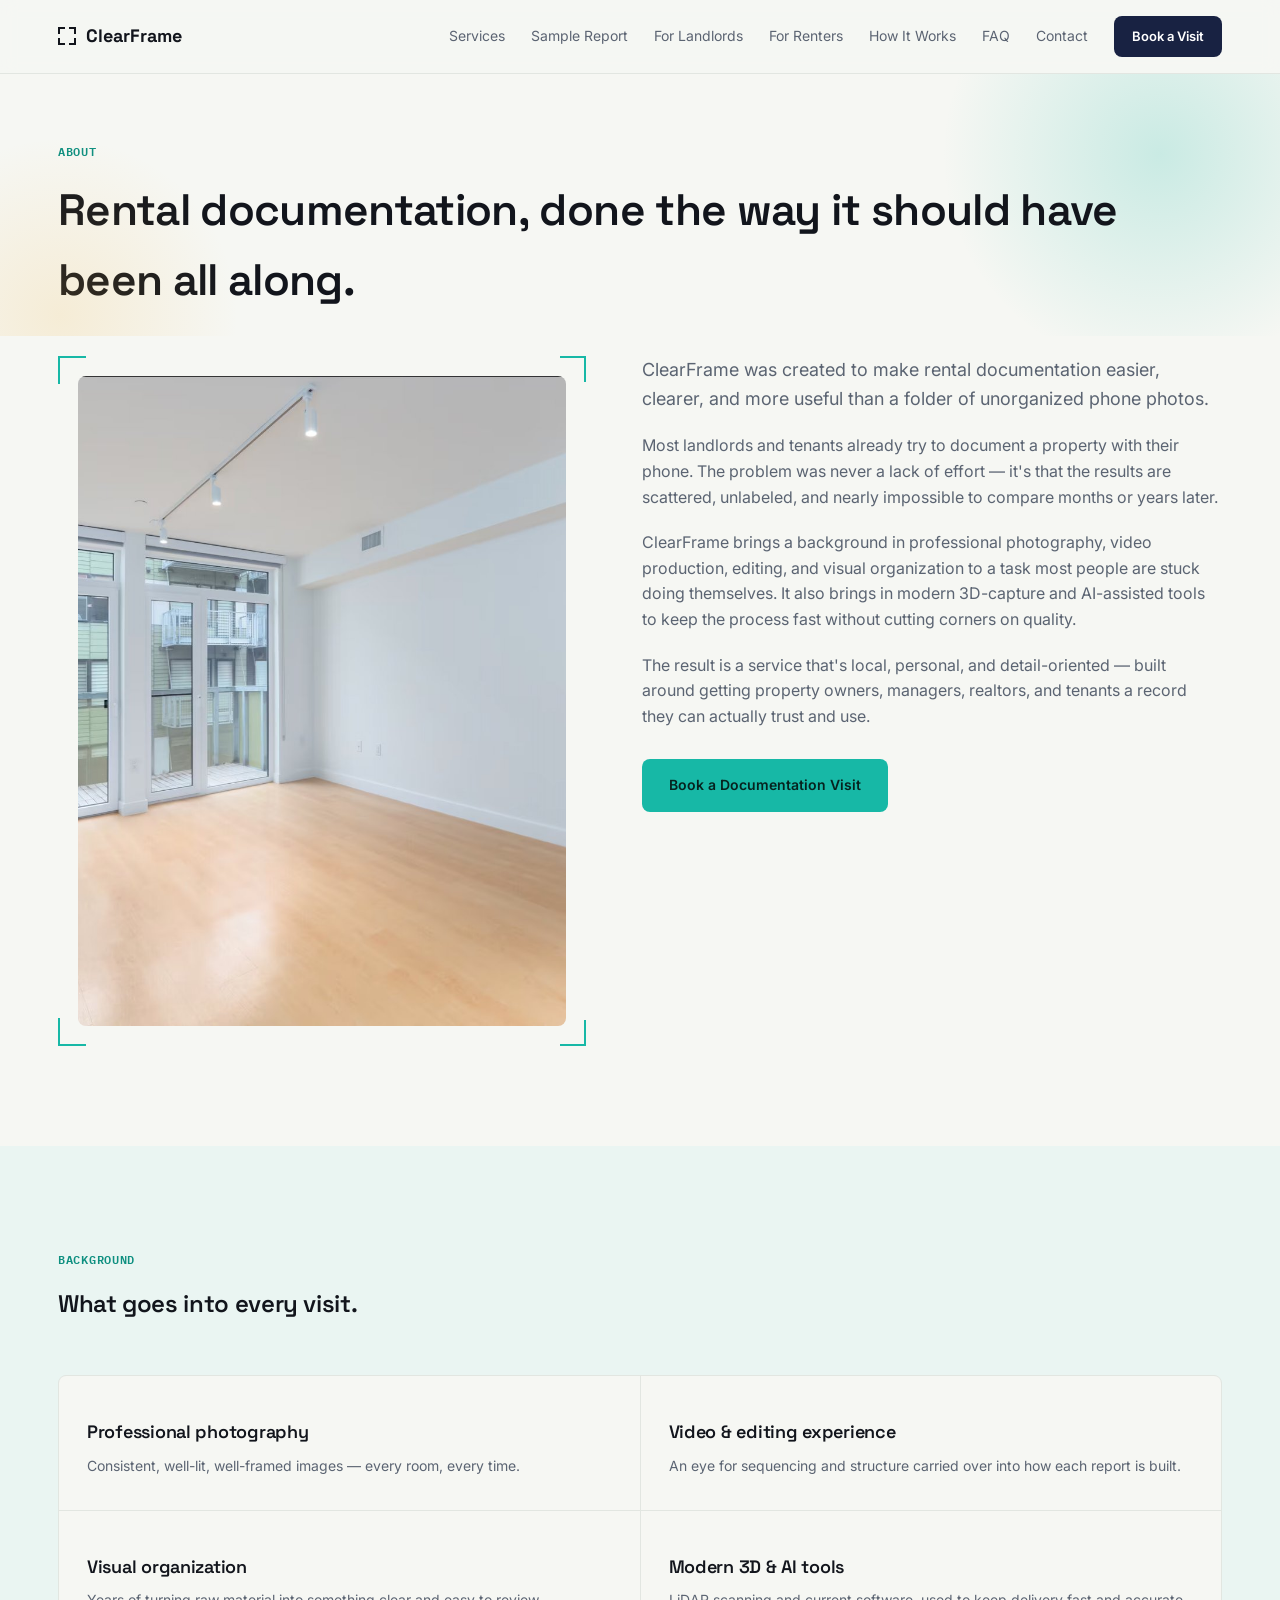
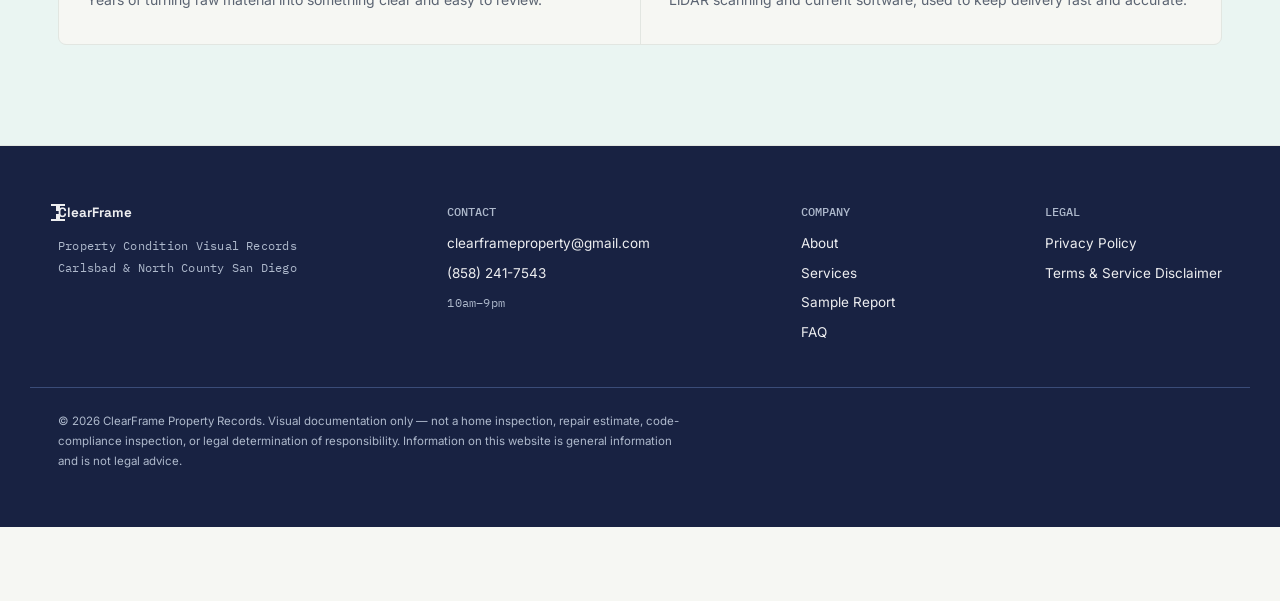
<file: about.html>
<!DOCTYPE html>
<html lang="en">
<head>
<meta charset="UTF-8">
<meta name="viewport" content="width=device-width, initial-scale=1.0">
<title>About — ClearFrame Property Records</title>
<meta name="description" content="Why ClearFrame exists, and who's behind it — a local, hands-on rental documentation service for Carlsbad and North County San Diego.">
<link rel="canonical" href="https://clearframeproperty.com/about.html">
<meta property="og:type" content="website">
<meta property="og:site_name" content="ClearFrame Property Records">
<meta property="og:url" content="https://clearframeproperty.com/about.html">
<meta property="og:title" content="About — ClearFrame Property Records">
<meta property="og:description" content="Why ClearFrame exists, and who's behind it — a local, hands-on rental documentation service for Carlsbad and North County San Diego.">
<meta property="og:image" content="https://clearframeproperty.com/og-image.jpg">
<meta name="twitter:card" content="summary_large_image">
<meta name="twitter:title" content="About — ClearFrame Property Records">
<meta name="twitter:description" content="Why ClearFrame exists, and who's behind it — a local, hands-on rental documentation service for Carlsbad and North County San Diego.">
<meta name="twitter:image" content="https://clearframeproperty.com/og-image.jpg">
<link rel="icon" href="favicon.svg" type="image/svg+xml">
<link rel="preconnect" href="https://fonts.googleapis.com">
<link rel="preconnect" href="https://fonts.gstatic.com" crossorigin>
<link href="https://fonts.googleapis.com/css2?family=Space+Grotesk:wght@500;600;700&family=Inter:wght@400;500;600&family=IBM+Plex+Mono:wght@400;500&display=swap" rel="stylesheet">
<link rel="stylesheet" href="styles.css">
</head>
<body class="has-mobile-cta">

<header>
  <nav>
    <a href="index.html" class="logo"><span class="logo-mark"><span class="l1"></span><span class="l2"></span><span class="l3"></span><span class="l4"></span></span>ClearFrame</a>
    <button class="menu-toggle" id="menuToggle" aria-label="Toggle menu" aria-expanded="false"><span></span><span></span><span></span></button>
    <div class="navlinks" id="navLinks">
      <a href="services.html" class="navlink">Services</a>
      <a href="sample-report.html" class="navlink">Sample Report</a>
      <a href="for-landlords.html" class="navlink">For Landlords</a>
      <a href="for-renters.html" class="navlink">For Renters</a>
      <a href="how-it-works.html" class="navlink">How It Works</a>
      <a href="faq.html" class="navlink">FAQ</a>
      <a href="contact.html" class="navlink">Contact</a>
      <a href="book.html" class="cta-nav">Book a Visit</a>
    </div>
  </nav>
</header>

<main>
  <section class="page-header">
    <div class="wrap">
      <span class="eyebrow">About</span>
      <h1>Rental documentation, done the way it should have been all along.</h1>
    </div>
  </section>

  <section style="padding-top:20px;">
    <div class="wrap hero-inner" style="grid-template-columns:1fr 1.1fr; align-items:start;">
      <div class="bracket-frame in-focus reveal">
        <span class="bk-tr"></span><span class="bk-br"></span>
        <div class="hero-photo" style="aspect-ratio:3/4;">
          <img src="photos/livingroom-576.jpg" alt="Bright, well-documented living room — the standard every ClearFrame visit follows, no people">
        </div>
      </div>
      <div class="reveal">
        <p style="font-size:18px; color:var(--muted); margin-bottom:20px;">ClearFrame was created to make rental documentation easier, clearer, and more useful than a folder of unorganized phone photos.</p>
        <p style="font-size:16px; color:var(--muted); margin-bottom:20px;">Most landlords and tenants already try to document a property with their phone. The problem was never a lack of effort — it's that the results are scattered, unlabeled, and nearly impossible to compare months or years later.</p>
        <p style="font-size:16px; color:var(--muted); margin-bottom:20px;">ClearFrame brings a background in professional photography, video production, editing, and visual organization to a task most people are stuck doing themselves. It also brings in modern 3D-capture and AI-assisted tools to keep the process fast without cutting corners on quality.</p>
        <p style="font-size:16px; color:var(--muted);">The result is a service that's local, personal, and detail-oriented — built around getting property owners, managers, realtors, and tenants a record they can actually trust and use.</p>
        <div class="btn-row" style="margin-top:30px;">
          <a href="book.html" class="btn btn-primary">Book a Documentation Visit</a>
        </div>
      </div>
    </div>
  </section>

  <section class="on-sand">
    <div class="wrap">
      <div class="section-head reveal">
        <span class="eyebrow">Background</span>
        <h2>What goes into every visit.</h2>
      </div>
      <div class="card-grid cols-2 reveal">
        <div class="grid-card"><h4>Professional photography</h4><p>Consistent, well-lit, well-framed images — every room, every time.</p></div>
        <div class="grid-card"><h4>Video &amp; editing experience</h4><p>An eye for sequencing and structure carried over into how each report is built.</p></div>
        <div class="grid-card"><h4>Visual organization</h4><p>Years of turning raw material into something clear and easy to review.</p></div>
        <div class="grid-card"><h4>Modern 3D &amp; AI tools</h4><p>LiDAR scanning and current software, used to keep delivery fast and accurate.</p></div>
      </div>
    </div>
  </section>
</main>

<footer>
  <div class="wrap footer-inner">
    <div class="fcol">
      <a href="index.html" class="logo" style="margin-bottom:12px;"><span class="logo-mark"><span class="l1"></span><span class="l2"></span><span class="l3"></span><span class="l4"></span></span>ClearFrame</a>
      <p class="mono">Property Condition Visual Records<br>Carlsbad &amp; North County San Diego</p>
    </div>
    <div class="fcol">
      <h5>Contact</h5>
      <a href="mailto:" data-cfg-mail><span data-cfg="EMAIL"></span></a>
      <a href="tel:" data-cfg-tel><span data-cfg="PHONE_DISPLAY"></span></a>
      <p class="mono" data-cfg="BUSINESS_HOURS"></p>
    </div>
    <div class="fcol">
      <h5>Company</h5>
      <a href="about.html">About</a>
      <a href="services.html">Services</a>
      <a href="sample-report.html">Sample Report</a>
      <a href="faq.html">FAQ</a>
    </div>
    <div class="fcol">
      <h5>Legal</h5>
      <a href="privacy.html">Privacy Policy</a>
      <a href="terms.html">Terms &amp; Service Disclaimer</a>
    </div>
  </div>
  <div class="wrap footer-bottom">
    <p>© <span class="js-year"></span> <span data-cfg="BRAND_NAME"></span>. Visual documentation only — not a home inspection, repair estimate, code-compliance inspection, or legal determination of responsibility. Information on this website is general information and is not legal advice.</p>
  </div>
</footer>

<div class="mobile-cta"><a href="book.html">Book a Visit</a></div>

<script src="config.js"></script>
<script src="common.js" defer></script>
</body>
</html>
</file>
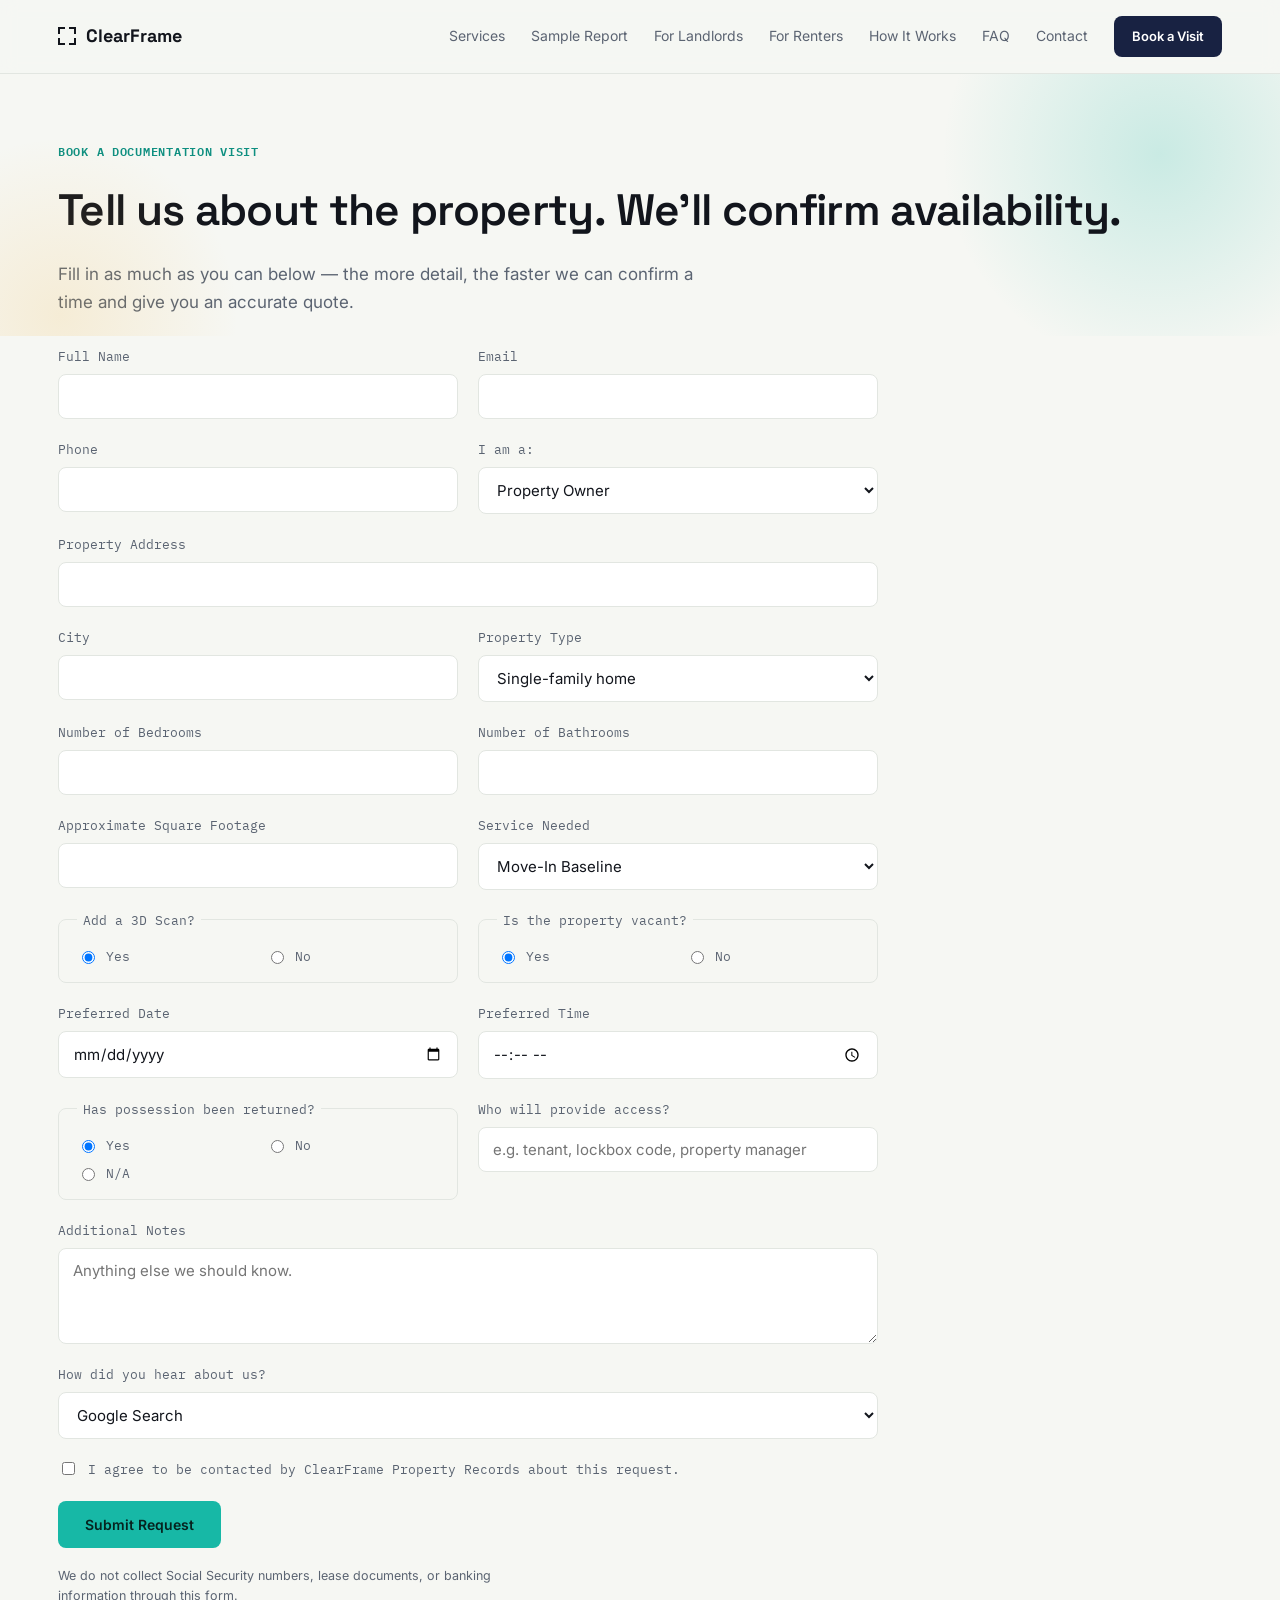
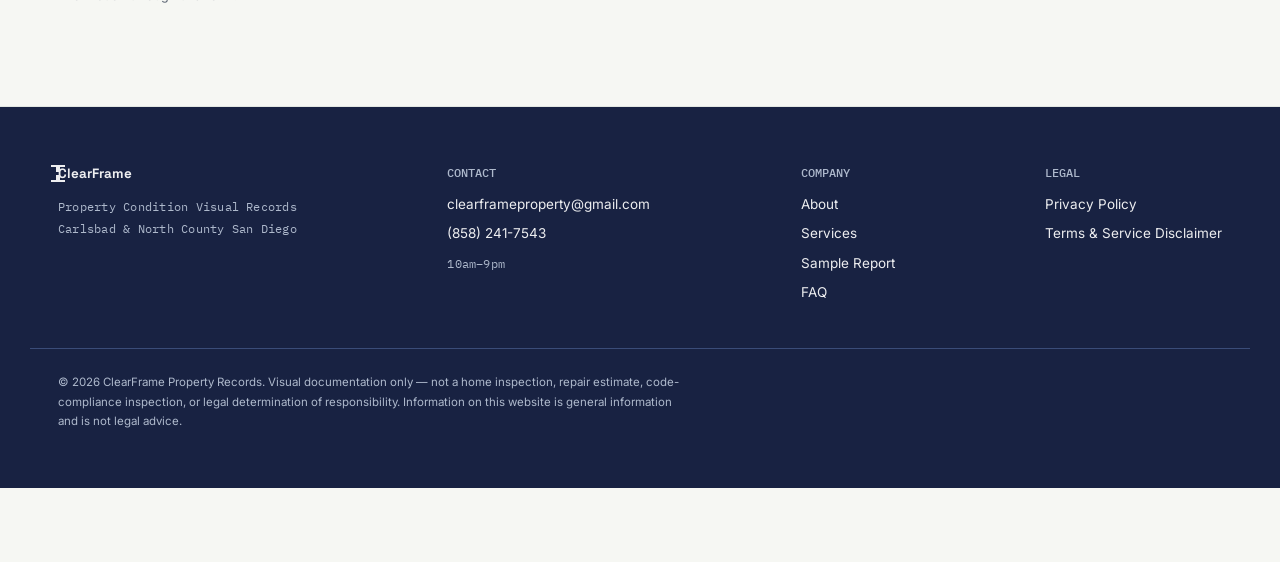
<file: book.html>
<!DOCTYPE html>
<html lang="en">
<head>
<meta charset="UTF-8">
<meta name="viewport" content="width=device-width, initial-scale=1.0">
<title>Book a Documentation Visit — ClearFrame Property Records</title>
<meta name="description" content="Request a rental condition documentation visit in Carlsbad and North County San Diego. Tell us about the property and we'll confirm availability.">
<link rel="canonical" href="https://clearframeproperty.com/book.html">
<meta property="og:type" content="website">
<meta property="og:site_name" content="ClearFrame Property Records">
<meta property="og:url" content="https://clearframeproperty.com/book.html">
<meta property="og:title" content="Book a Documentation Visit — ClearFrame Property Records">
<meta property="og:description" content="Request a rental condition documentation visit in Carlsbad and North County San Diego. Tell us about the property and we'll confirm availability.">
<meta property="og:image" content="https://clearframeproperty.com/og-image.jpg">
<meta name="twitter:card" content="summary_large_image">
<meta name="twitter:title" content="Book a Documentation Visit — ClearFrame Property Records">
<meta name="twitter:description" content="Request a rental condition documentation visit in Carlsbad and North County San Diego. Tell us about the property and we'll confirm availability.">
<meta name="twitter:image" content="https://clearframeproperty.com/og-image.jpg">
<link rel="icon" href="favicon.svg" type="image/svg+xml">
<link rel="preconnect" href="https://fonts.googleapis.com">
<link rel="preconnect" href="https://fonts.gstatic.com" crossorigin>
<link href="https://fonts.googleapis.com/css2?family=Space+Grotesk:wght@500;600;700&family=Inter:wght@400;500;600&family=IBM+Plex+Mono:wght@400;500&display=swap" rel="stylesheet">
<link rel="stylesheet" href="styles.css">
</head>
<body class="has-mobile-cta">

<header>
  <nav>
    <a href="index.html" class="logo"><span class="logo-mark"><span class="l1"></span><span class="l2"></span><span class="l3"></span><span class="l4"></span></span>ClearFrame</a>
    <button class="menu-toggle" id="menuToggle" aria-label="Toggle menu" aria-expanded="false"><span></span><span></span><span></span></button>
    <div class="navlinks" id="navLinks">
      <a href="services.html" class="navlink">Services</a>
      <a href="sample-report.html" class="navlink">Sample Report</a>
      <a href="for-landlords.html" class="navlink">For Landlords</a>
      <a href="for-renters.html" class="navlink">For Renters</a>
      <a href="how-it-works.html" class="navlink">How It Works</a>
      <a href="faq.html" class="navlink">FAQ</a>
      <a href="contact.html" class="navlink">Contact</a>
      <a href="book.html" class="cta-nav" aria-current="page">Book a Visit</a>
    </div>
  </nav>
</header>

<main>
  <section class="page-header" style="padding-bottom:20px;">
    <div class="wrap">
      <span class="eyebrow">Book a Documentation Visit</span>
      <h1>Tell us about the property. We'll confirm availability.</h1>
      <p class="lede">Fill in as much as you can below — the more detail, the faster we can confirm a time and give you an accurate quote.</p>
    </div>
  </section>

  <section style="padding-top:10px;">
    <div class="wrap">
      <!-- Booking calendar not connected yet — uncomment once BOOKING_LINK is set in config.js
      <div class="reveal" style="margin-bottom:36px; border:1px solid var(--line); border-radius:var(--radius); background:var(--sand); padding:20px 24px;">
        <p class="mono" style="font-size:13px; color:var(--navy-ink);">Prefer to pick a time on a live calendar? <a href="#" data-cfg-booking style="color:var(--teal-deep); font-weight:600;">Open our booking calendar →</a> (or use the form below — either way works).</p>
      </div>
      -->

      <form id="bookingForm" class="styled reveal" data-submit-form data-form-name="Booking Request" data-redirect="thank-you.html">
        <input type="text" name="company_website" class="honeypot" tabindex="-1" autocomplete="off">

        <div class="form-row">
          <div class="field"><label for="name">Full Name</label><input type="text" id="name" name="name" required></div>
          <div class="field"><label for="email">Email</label><input type="email" id="email" name="email" required></div>
        </div>

        <div class="form-row">
          <div class="field"><label for="phone">Phone</label><input type="tel" id="phone" name="phone" required></div>
          <div class="field">
            <label for="role">I am a:</label>
            <select id="role" name="role">
              <option>Property Owner</option>
              <option>Property Manager</option>
              <option>Realtor</option>
              <option>Tenant</option>
              <option>Other</option>
            </select>
          </div>
        </div>

        <div class="form-row">
          <div class="field full"><label for="address">Property Address</label><input type="text" id="address" name="address" required></div>
        </div>

        <div class="form-row">
          <div class="field"><label for="city">City</label><input type="text" id="city" name="city" required></div>
          <div class="field">
            <label for="proptype">Property Type</label>
            <select id="proptype" name="proptype">
              <option>Single-family home</option>
              <option>Apartment</option>
              <option>Condo</option>
              <option>ADU</option>
              <option>Multi-unit property</option>
            </select>
          </div>
        </div>

        <div class="form-row">
          <div class="field"><label for="bedrooms">Number of Bedrooms</label><input type="text" id="bedrooms" name="bedrooms"></div>
          <div class="field"><label for="bathrooms">Number of Bathrooms</label><input type="text" id="bathrooms" name="bathrooms"></div>
        </div>

        <div class="form-row">
          <div class="field"><label for="sqft">Approximate Square Footage</label><input type="text" id="sqft" name="sqft"></div>
          <div class="field">
            <label for="service">Service Needed</label>
            <select id="service" name="service">
              <option>Move-In Baseline</option>
              <option>Move-Out Pre-Work Record</option>
              <option>Post-Work Documentation</option>
              <option>Complete Rental Record</option>
              <option>Not Sure</option>
            </select>
          </div>
        </div>

        <div class="form-row">
          <div class="field">
            <fieldset><legend>Add a 3D Scan?</legend>
              <div class="radio-grid">
                <label class="radio-opt"><input type="radio" name="scan3d" value="Yes" checked> Yes</label>
                <label class="radio-opt"><input type="radio" name="scan3d" value="No"> No</label>
              </div>
            </fieldset>
          </div>
          <div class="field">
            <fieldset><legend>Is the property vacant?</legend>
              <div class="radio-grid">
                <label class="radio-opt"><input type="radio" name="vacant" value="Yes" checked> Yes</label>
                <label class="radio-opt"><input type="radio" name="vacant" value="No"> No</label>
              </div>
            </fieldset>
          </div>
        </div>

        <div class="form-row">
          <div class="field"><label for="date">Preferred Date</label><input type="date" id="date" name="date"></div>
          <div class="field"><label for="time">Preferred Time</label><input type="time" id="time" name="time"></div>
        </div>

        <div class="form-row">
          <div class="field">
            <fieldset><legend>Has possession been returned?</legend>
              <div class="radio-grid">
                <label class="radio-opt"><input type="radio" name="possession" value="Yes" checked> Yes</label>
                <label class="radio-opt"><input type="radio" name="possession" value="No"> No</label>
                <label class="radio-opt"><input type="radio" name="possession" value="Not applicable"> N/A</label>
              </div>
            </fieldset>
          </div>
          <div class="field"><label for="access">Who will provide access?</label><input type="text" id="access" name="access" placeholder="e.g. tenant, lockbox code, property manager"></div>
        </div>

        <div class="form-row">
          <div class="field full"><label for="notes">Additional Notes</label><textarea id="notes" name="notes" placeholder="Anything else we should know."></textarea></div>
        </div>

        <div class="form-row">
          <div class="field full">
            <label for="referral">How did you hear about us?</label>
            <select id="referral" name="referral">
              <option>Google Search</option>
              <option>Referral from a friend or colleague</option>
              <option>Property manager or realtor</option>
              <option>Social media</option>
              <option>Other</option>
            </select>
          </div>
        </div>

        <div class="field full" style="margin-bottom:22px;">
          <label class="checkbox-row"><input type="checkbox" required> I agree to be contacted by ClearFrame Property Records about this request.</label>
        </div>

        <div class="submit-row">
          <button type="submit" class="btn btn-primary">Submit Request</button>
          <span class="form-status mono"></span>
        </div>
        <p style="font-size:12.5px; color:var(--muted); margin-top:18px; max-width:60ch;">We do not collect Social Security numbers, lease documents, or banking information through this form.</p>
      </form>
    </div>
  </section>
</main>

<footer>
  <div class="wrap footer-inner">
    <div class="fcol">
      <a href="index.html" class="logo" style="margin-bottom:12px;"><span class="logo-mark"><span class="l1"></span><span class="l2"></span><span class="l3"></span><span class="l4"></span></span>ClearFrame</a>
      <p class="mono">Property Condition Visual Records<br>Carlsbad &amp; North County San Diego</p>
    </div>
    <div class="fcol">
      <h5>Contact</h5>
      <a href="mailto:" data-cfg-mail><span data-cfg="EMAIL"></span></a>
      <a href="tel:" data-cfg-tel><span data-cfg="PHONE_DISPLAY"></span></a>
      <p class="mono" data-cfg="BUSINESS_HOURS"></p>
    </div>
    <div class="fcol">
      <h5>Company</h5>
      <a href="about.html">About</a>
      <a href="services.html">Services</a>
      <a href="sample-report.html">Sample Report</a>
      <a href="faq.html">FAQ</a>
    </div>
    <div class="fcol">
      <h5>Legal</h5>
      <a href="privacy.html">Privacy Policy</a>
      <a href="terms.html">Terms &amp; Service Disclaimer</a>
    </div>
  </div>
  <div class="wrap footer-bottom">
    <p>© <span class="js-year"></span> <span data-cfg="BRAND_NAME"></span>. Visual documentation only — not a home inspection, repair estimate, code-compliance inspection, or legal determination of responsibility. Information on this website is general information and is not legal advice.</p>
  </div>
</footer>

<div class="mobile-cta"><a href="book.html">Book a Visit</a></div>

<script src="config.js"></script>
<script src="common.js" defer></script>
</body>
</html>
</file>
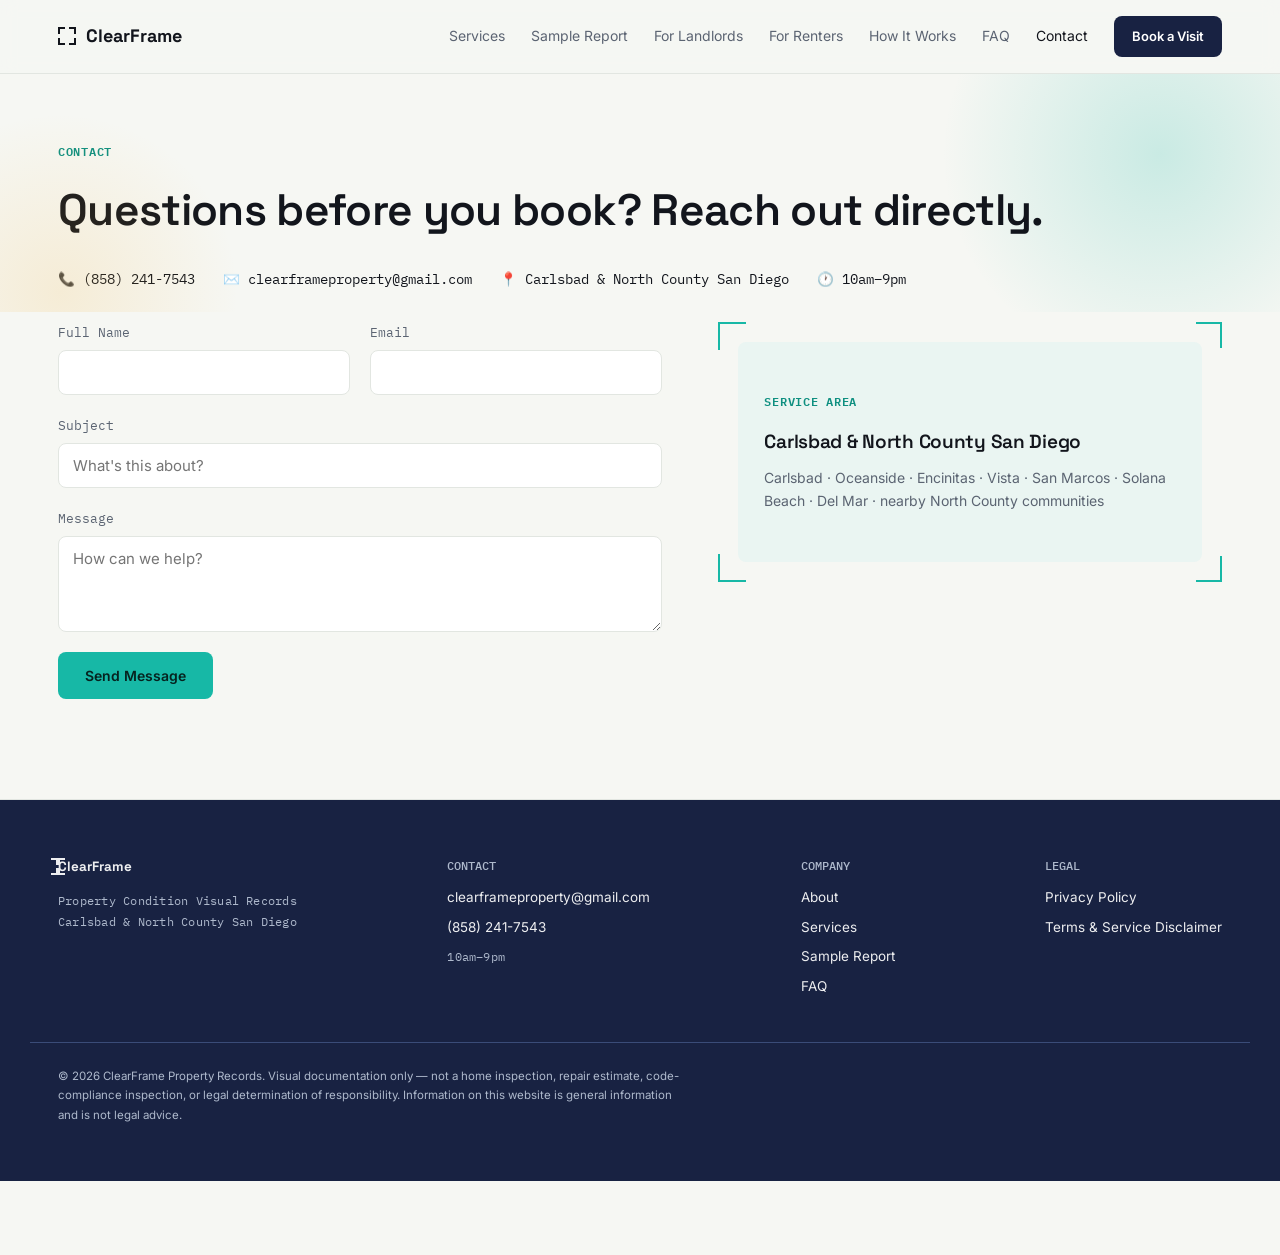
<file: contact.html>
<!DOCTYPE html>
<html lang="en">
<head>
<meta charset="UTF-8">
<meta name="viewport" content="width=device-width, initial-scale=1.0">
<title>Contact — ClearFrame Property Records</title>
<meta name="description" content="Get in touch with ClearFrame Property Records — Carlsbad and North County San Diego rental condition documentation.">
<link rel="canonical" href="https://clearframeproperty.com/contact.html">
<meta property="og:type" content="website">
<meta property="og:site_name" content="ClearFrame Property Records">
<meta property="og:url" content="https://clearframeproperty.com/contact.html">
<meta property="og:title" content="Contact — ClearFrame Property Records">
<meta property="og:description" content="Get in touch with ClearFrame Property Records — Carlsbad and North County San Diego rental condition documentation.">
<meta property="og:image" content="https://clearframeproperty.com/og-image.jpg">
<meta name="twitter:card" content="summary_large_image">
<meta name="twitter:title" content="Contact — ClearFrame Property Records">
<meta name="twitter:description" content="Get in touch with ClearFrame Property Records — Carlsbad and North County San Diego rental condition documentation.">
<meta name="twitter:image" content="https://clearframeproperty.com/og-image.jpg">
<link rel="icon" href="favicon.svg" type="image/svg+xml">
<link rel="preconnect" href="https://fonts.googleapis.com">
<link rel="preconnect" href="https://fonts.gstatic.com" crossorigin>
<link href="https://fonts.googleapis.com/css2?family=Space+Grotesk:wght@500;600;700&family=Inter:wght@400;500;600&family=IBM+Plex+Mono:wght@400;500&display=swap" rel="stylesheet">
<link rel="stylesheet" href="styles.css">
</head>
<body class="has-mobile-cta">

<header>
  <nav>
    <a href="index.html" class="logo"><span class="logo-mark"><span class="l1"></span><span class="l2"></span><span class="l3"></span><span class="l4"></span></span>ClearFrame</a>
    <button class="menu-toggle" id="menuToggle" aria-label="Toggle menu" aria-expanded="false"><span></span><span></span><span></span></button>
    <div class="navlinks" id="navLinks">
      <a href="services.html" class="navlink">Services</a>
      <a href="sample-report.html" class="navlink">Sample Report</a>
      <a href="for-landlords.html" class="navlink">For Landlords</a>
      <a href="for-renters.html" class="navlink">For Renters</a>
      <a href="how-it-works.html" class="navlink">How It Works</a>
      <a href="faq.html" class="navlink">FAQ</a>
      <a href="contact.html" class="navlink" aria-current="page">Contact</a>
      <a href="book.html" class="cta-nav">Book a Visit</a>
    </div>
  </nav>
</header>

<main>
  <section class="page-header" style="padding-bottom:20px;">
    <div class="wrap">
      <span class="eyebrow">Contact</span>
      <h1>Questions before you book? Reach out directly.</h1>
      <div class="contact-strip" style="margin-top:24px;">
        <a href="tel:" data-cfg-tel>📞 <span data-cfg="PHONE_DISPLAY"></span></a>
        <a href="mailto:" data-cfg-mail>✉️ <span data-cfg="EMAIL"></span></a>
        <span>📍 <span data-cfg="SERVICE_AREA_SHORT"></span></span>
        <span>🕐 <span data-cfg="BUSINESS_HOURS"></span></span>
      </div>
    </div>
  </section>

  <section style="padding-top:10px;">
    <div class="wrap" style="display:grid; grid-template-columns:1.2fr 1fr; gap:56px; align-items:start;">
      <form id="contactForm" class="styled reveal" data-submit-form data-form-name="Contact Form">
        <input type="text" name="company_website" class="honeypot" tabindex="-1" autocomplete="off">
        <div class="form-row">
          <div class="field"><label for="cname">Full Name</label><input type="text" id="cname" name="name" required></div>
          <div class="field"><label for="cemail">Email</label><input type="email" id="cemail" name="email" required></div>
        </div>
        <div class="form-row">
          <div class="field full"><label for="csubject">Subject</label><input type="text" id="csubject" name="subject" placeholder="What's this about?"></div>
        </div>
        <div class="form-row">
          <div class="field full"><label for="cmessage">Message</label><textarea id="cmessage" name="message" required placeholder="How can we help?"></textarea></div>
        </div>
        <div class="submit-row">
          <button type="submit" class="btn btn-primary">Send Message</button>
          <span class="form-status mono"></span>
        </div>
      </form>

      <div class="reveal">
        <div class="bracket-frame in-focus" style="margin-bottom:24px;">
          <span class="bk-tr"></span><span class="bk-br"></span>
          <div style="background:var(--sand); border-radius:var(--radius); padding:26px; min-height:220px; display:flex; flex-direction:column; justify-content:center;">
            <span class="eyebrow">Service area</span>
            <h3 style="font-size:19px; margin-bottom:10px;">Carlsbad &amp; North County San Diego</h3>
            <p style="font-size:14px; color:var(--muted);">Carlsbad · Oceanside · Encinitas · Vista · San Marcos · Solana Beach · Del Mar · nearby North County communities</p>
          </div>
        </div>
        <!-- Booking calendar not connected yet — uncomment once BOOKING_LINK is set in config.js
        <p style="font-size:14px; color:var(--muted);">Prefer a live calendar? <a href="#" data-cfg-booking style="color:var(--teal-deep); font-weight:600;">Check availability →</a></p>
        -->
      </div>
    </div>
  </section>
</main>

<footer>
  <div class="wrap footer-inner">
    <div class="fcol">
      <a href="index.html" class="logo" style="margin-bottom:12px;"><span class="logo-mark"><span class="l1"></span><span class="l2"></span><span class="l3"></span><span class="l4"></span></span>ClearFrame</a>
      <p class="mono">Property Condition Visual Records<br>Carlsbad &amp; North County San Diego</p>
    </div>
    <div class="fcol">
      <h5>Contact</h5>
      <a href="mailto:" data-cfg-mail><span data-cfg="EMAIL"></span></a>
      <a href="tel:" data-cfg-tel><span data-cfg="PHONE_DISPLAY"></span></a>
      <p class="mono" data-cfg="BUSINESS_HOURS"></p>
    </div>
    <div class="fcol">
      <h5>Company</h5>
      <a href="about.html">About</a>
      <a href="services.html">Services</a>
      <a href="sample-report.html">Sample Report</a>
      <a href="faq.html">FAQ</a>
    </div>
    <div class="fcol">
      <h5>Legal</h5>
      <a href="privacy.html">Privacy Policy</a>
      <a href="terms.html">Terms &amp; Service Disclaimer</a>
    </div>
  </div>
  <div class="wrap footer-bottom">
    <p>© <span class="js-year"></span> <span data-cfg="BRAND_NAME"></span>. Visual documentation only — not a home inspection, repair estimate, code-compliance inspection, or legal determination of responsibility. Information on this website is general information and is not legal advice.</p>
  </div>
</footer>

<div class="mobile-cta"><a href="book.html">Book a Visit</a></div>

<script src="config.js"></script>
<script src="common.js" defer></script>
</body>
</html>
</file>
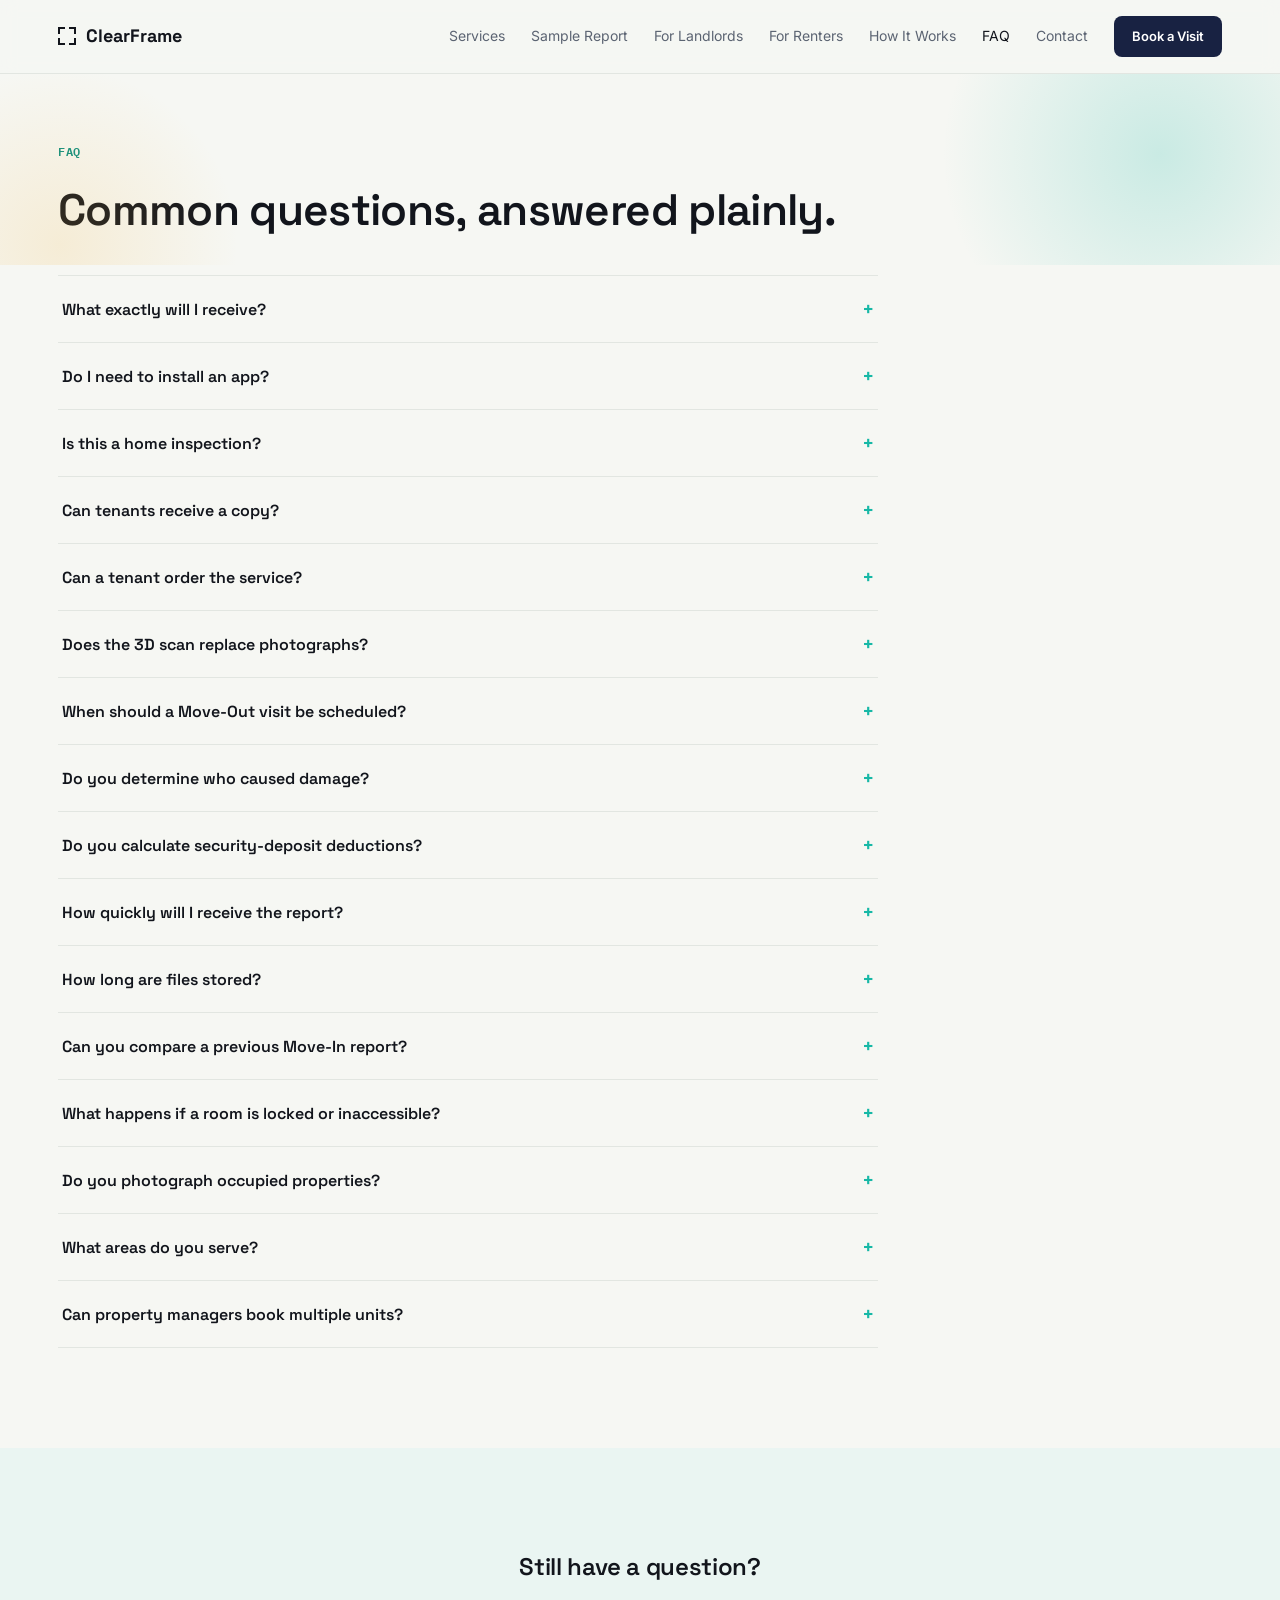
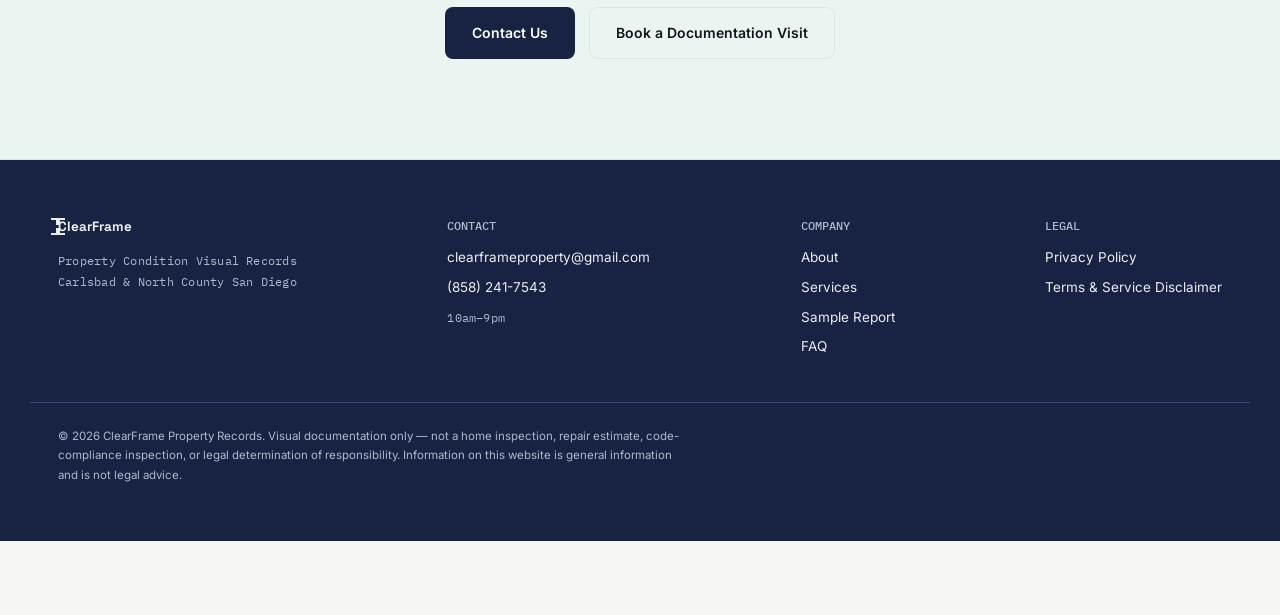
<file: faq.html>
<!DOCTYPE html>
<html lang="en">
<head>
<meta charset="UTF-8">
<meta name="viewport" content="width=device-width, initial-scale=1.0">
<title>FAQ — ClearFrame Property Records</title>
<meta name="description" content="Answers to common questions about rental condition documentation, what's included, turnaround time, and how the service works.">
<link rel="canonical" href="https://clearframeproperty.com/faq.html">
<meta property="og:type" content="website">
<meta property="og:site_name" content="ClearFrame Property Records">
<meta property="og:url" content="https://clearframeproperty.com/faq.html">
<meta property="og:title" content="FAQ — ClearFrame Property Records">
<meta property="og:description" content="Answers to common questions about rental condition documentation, what's included, turnaround time, and how the service works.">
<meta property="og:image" content="https://clearframeproperty.com/og-image.jpg">
<meta name="twitter:card" content="summary_large_image">
<meta name="twitter:title" content="FAQ — ClearFrame Property Records">
<meta name="twitter:description" content="Answers to common questions about rental condition documentation, what's included, turnaround time, and how the service works.">
<meta name="twitter:image" content="https://clearframeproperty.com/og-image.jpg">
<link rel="icon" href="favicon.svg" type="image/svg+xml">
<link rel="preconnect" href="https://fonts.googleapis.com">
<link rel="preconnect" href="https://fonts.gstatic.com" crossorigin>
<link href="https://fonts.googleapis.com/css2?family=Space+Grotesk:wght@500;600;700&family=Inter:wght@400;500;600&family=IBM+Plex+Mono:wght@400;500&display=swap" rel="stylesheet">
<link rel="stylesheet" href="styles.css">
<script type="application/ld+json">
{
  "@context": "https://schema.org",
  "@type": "FAQPage",
  "mainEntity": [
    {"@type":"Question","name":"What exactly will I receive?","acceptedAnswer":{"@type":"Answer","text":"A professional, room-by-room PDF report, the original high-resolution photos, a photo manifest, and — if you added it — a 3D scan link. Everything is delivered together through one secure digital link."}},
    {"@type":"Question","name":"Do I need to install an app?","acceptedAnswer":{"@type":"Answer","text":"No. There's nothing to install and nothing to configure. A specialist handles the entire visit, and we build the report ourselves."}},
    {"@type":"Question","name":"Is this a home inspection?","acceptedAnswer":{"@type":"Answer","text":"No. Our service provides visual documentation of accessible and visible property conditions. It is not a home inspection, repair estimate, code-compliance inspection, or legal determination of responsibility."}},
    {"@type":"Question","name":"Can tenants receive a copy?","acceptedAnswer":{"@type":"Answer","text":"Yes. Tenants can receive a copy of a Move-In report, giving both sides the same documented starting point."}},
    {"@type":"Question","name":"Can a tenant order the service?","acceptedAnswer":{"@type":"Answer","text":"Yes. Tenants can book Move-In documentation directly, as long as property access can be arranged for the visit."}},
    {"@type":"Question","name":"Does the 3D scan replace photographs?","acceptedAnswer":{"@type":"Answer","text":"No. The 3D scan supplements the photographic report — it does not replace the required high-resolution photographs. Mobile LiDAR measurements are approximate and are not survey-grade measurements."}},
    {"@type":"Question","name":"When should a Move-Out visit be scheduled?","acceptedAnswer":{"@type":"Answer","text":"As close as possible to when possession is returned, and before any cleaning or repair work begins — that's what makes the Move-Out Pre-Work Record accurate."}},
    {"@type":"Question","name":"Do you determine who caused damage?","acceptedAnswer":{"@type":"Answer","text":"No. We document visible, accessible conditions. We do not make determinations about cause or responsibility."}},
    {"@type":"Question","name":"Do you calculate security-deposit deductions?","acceptedAnswer":{"@type":"Answer","text":"No. We provide the visual record. Any deductions, notices, or accounting remain the landlord's responsibility under applicable law."}},
    {"@type":"Question","name":"How quickly will I receive the report?","acceptedAnswer":{"@type":"Answer","text":"Typical turnaround is 3 business days from the completed visit."}},
    {"@type":"Question","name":"How long are files stored?","acceptedAnswer":{"@type":"Answer","text":"Files are retained for 60 days. We recommend saving your own copy after delivery."}},
    {"@type":"Question","name":"Can you compare a previous Move-In report?","acceptedAnswer":{"@type":"Answer","text":"Yes. If a Move-In Baseline was completed by ClearFrame, we can match it against a new Move-Out visit for a same-angle comparison."}},
    {"@type":"Question","name":"What happens if a room is locked or inaccessible?","acceptedAnswer":{"@type":"Answer","text":"We note it clearly in the report as an inaccessible area rather than skipping it silently, so the record stays accurate."}},
    {"@type":"Question","name":"Do you photograph occupied properties?","acceptedAnswer":{"@type":"Answer","text":"Yes, with the occupant's knowledge and appropriate access arranged in advance."}},
    {"@type":"Question","name":"What areas do you serve?","acceptedAnswer":{"@type":"Answer","text":"Carlsbad and North County San Diego, including Oceanside, Encinitas, Vista, San Marcos, Solana Beach, Del Mar and nearby communities."}},
    {"@type":"Question","name":"Can property managers book multiple units?","acceptedAnswer":{"@type":"Answer","text":"Yes. We can standardize documentation across a full portfolio — reach out through the booking form or contact page to set it up."}}
  ]
}
</script>
</head>
<body class="has-mobile-cta">

<header>
  <nav>
    <a href="index.html" class="logo"><span class="logo-mark"><span class="l1"></span><span class="l2"></span><span class="l3"></span><span class="l4"></span></span>ClearFrame</a>
    <button class="menu-toggle" id="menuToggle" aria-label="Toggle menu" aria-expanded="false"><span></span><span></span><span></span></button>
    <div class="navlinks" id="navLinks">
      <a href="services.html" class="navlink">Services</a>
      <a href="sample-report.html" class="navlink">Sample Report</a>
      <a href="for-landlords.html" class="navlink">For Landlords</a>
      <a href="for-renters.html" class="navlink">For Renters</a>
      <a href="how-it-works.html" class="navlink">How It Works</a>
      <a href="faq.html" class="navlink" aria-current="page">FAQ</a>
      <a href="contact.html" class="navlink">Contact</a>
      <a href="book.html" class="cta-nav">Book a Visit</a>
    </div>
  </nav>
</header>

<main>
  <section class="page-header">
    <div class="wrap">
      <span class="eyebrow">FAQ</span>
      <h1>Common questions, answered plainly.</h1>
    </div>
  </section>

  <section style="padding-top:10px;">
    <div class="wrap">
      <div class="faq-list reveal">

        <div class="faq-item"><button class="faq-q">What exactly will I receive?</button>
          <div class="faq-a"><p>A professional, room-by-room PDF report, the original high-resolution photos, a photo manifest, and — if you added it — a 3D scan link. Everything is delivered together through one secure digital link.</p></div></div>

        <div class="faq-item"><button class="faq-q">Do I need to install an app?</button>
          <div class="faq-a"><p>No. There's nothing to install and nothing to configure. A specialist handles the entire visit, and we build the report ourselves.</p></div></div>

        <div class="faq-item"><button class="faq-q">Is this a home inspection?</button>
          <div class="faq-a"><p>No. Our service provides visual documentation of accessible and visible property conditions. It is not a home inspection, repair estimate, code-compliance inspection, or legal determination of responsibility.</p></div></div>

        <div class="faq-item"><button class="faq-q">Can tenants receive a copy?</button>
          <div class="faq-a"><p>Yes. Tenants can receive a copy of a Move-In report, giving both sides the same documented starting point.</p></div></div>

        <div class="faq-item"><button class="faq-q">Can a tenant order the service?</button>
          <div class="faq-a"><p>Yes. Tenants can book Move-In documentation directly, as long as property access can be arranged for the visit.</p></div></div>

        <div class="faq-item"><button class="faq-q">Does the 3D scan replace photographs?</button>
          <div class="faq-a"><p>No. The 3D scan supplements the photographic report — it does not replace the required high-resolution photographs. Mobile LiDAR measurements are approximate and are not survey-grade measurements.</p></div></div>

        <div class="faq-item"><button class="faq-q">When should a Move-Out visit be scheduled?</button>
          <div class="faq-a"><p>As close as possible to when possession is returned, and before any cleaning or repair work begins — that's what makes the Move-Out Pre-Work Record accurate.</p></div></div>

        <div class="faq-item"><button class="faq-q">Do you determine who caused damage?</button>
          <div class="faq-a"><p>No. We document visible, accessible conditions. We do not make determinations about cause or responsibility.</p></div></div>

        <div class="faq-item"><button class="faq-q">Do you calculate security-deposit deductions?</button>
          <div class="faq-a"><p>No. We provide the visual record. Any deductions, notices, or accounting remain the landlord's responsibility under applicable law.</p></div></div>

        <div class="faq-item"><button class="faq-q">How quickly will I receive the report?</button>
          <div class="faq-a"><p>Typical turnaround is <span data-cfg="REPORT_DELIVERY_TIME"></span> from the completed visit.</p></div></div>

        <div class="faq-item"><button class="faq-q">How long are files stored?</button>
          <div class="faq-a"><p>Files are retained for <span data-cfg="FILE_RETENTION_PERIOD"></span>. We recommend saving your own copy after delivery.</p></div></div>

        <div class="faq-item"><button class="faq-q">Can you compare a previous Move-In report?</button>
          <div class="faq-a"><p>Yes. If a Move-In Baseline was completed by ClearFrame, we can match it against a new Move-Out visit for a same-angle comparison.</p></div></div>

        <div class="faq-item"><button class="faq-q">What happens if a room is locked or inaccessible?</button>
          <div class="faq-a"><p>We note it clearly in the report as an inaccessible area rather than skipping it silently, so the record stays accurate.</p></div></div>

        <div class="faq-item"><button class="faq-q">Do you photograph occupied properties?</button>
          <div class="faq-a"><p>Yes, with the occupant's knowledge and appropriate access arranged in advance.</p></div></div>

        <div class="faq-item"><button class="faq-q">What areas do you serve?</button>
          <div class="faq-a"><p>Carlsbad and North County San Diego, including Oceanside, Encinitas, Vista, San Marcos, Solana Beach, Del Mar and nearby communities.</p></div></div>

        <div class="faq-item"><button class="faq-q">Can property managers book multiple units?</button>
          <div class="faq-a"><p>Yes. We can standardize documentation across a full portfolio — reach out through the booking form or contact page to set it up.</p></div></div>

      </div>
    </div>
  </section>

  <section class="on-sand" style="text-align:center;">
    <div class="wrap">
      <h2 style="max-width:22ch; margin:0 auto 20px;">Still have a question?</h2>
      <div class="btn-row" style="justify-content:center;">
        <a href="contact.html" class="btn btn-dark">Contact Us</a>
        <a href="book.html" class="btn btn-outline">Book a Documentation Visit</a>
      </div>
    </div>
  </section>
</main>

<footer>
  <div class="wrap footer-inner">
    <div class="fcol">
      <a href="index.html" class="logo" style="margin-bottom:12px;"><span class="logo-mark"><span class="l1"></span><span class="l2"></span><span class="l3"></span><span class="l4"></span></span>ClearFrame</a>
      <p class="mono">Property Condition Visual Records<br>Carlsbad &amp; North County San Diego</p>
    </div>
    <div class="fcol">
      <h5>Contact</h5>
      <a href="mailto:" data-cfg-mail><span data-cfg="EMAIL"></span></a>
      <a href="tel:" data-cfg-tel><span data-cfg="PHONE_DISPLAY"></span></a>
      <p class="mono" data-cfg="BUSINESS_HOURS"></p>
    </div>
    <div class="fcol">
      <h5>Company</h5>
      <a href="about.html">About</a>
      <a href="services.html">Services</a>
      <a href="sample-report.html">Sample Report</a>
      <a href="faq.html">FAQ</a>
    </div>
    <div class="fcol">
      <h5>Legal</h5>
      <a href="privacy.html">Privacy Policy</a>
      <a href="terms.html">Terms &amp; Service Disclaimer</a>
    </div>
  </div>
  <div class="wrap footer-bottom">
    <p>© <span class="js-year"></span> <span data-cfg="BRAND_NAME"></span>. Visual documentation only — not a home inspection, repair estimate, code-compliance inspection, or legal determination of responsibility. Information on this website is general information and is not legal advice.</p>
  </div>
</footer>

<div class="mobile-cta"><a href="book.html">Book a Visit</a></div>

<script src="config.js"></script>
<script src="common.js" defer></script>
</body>
</html>
</file>
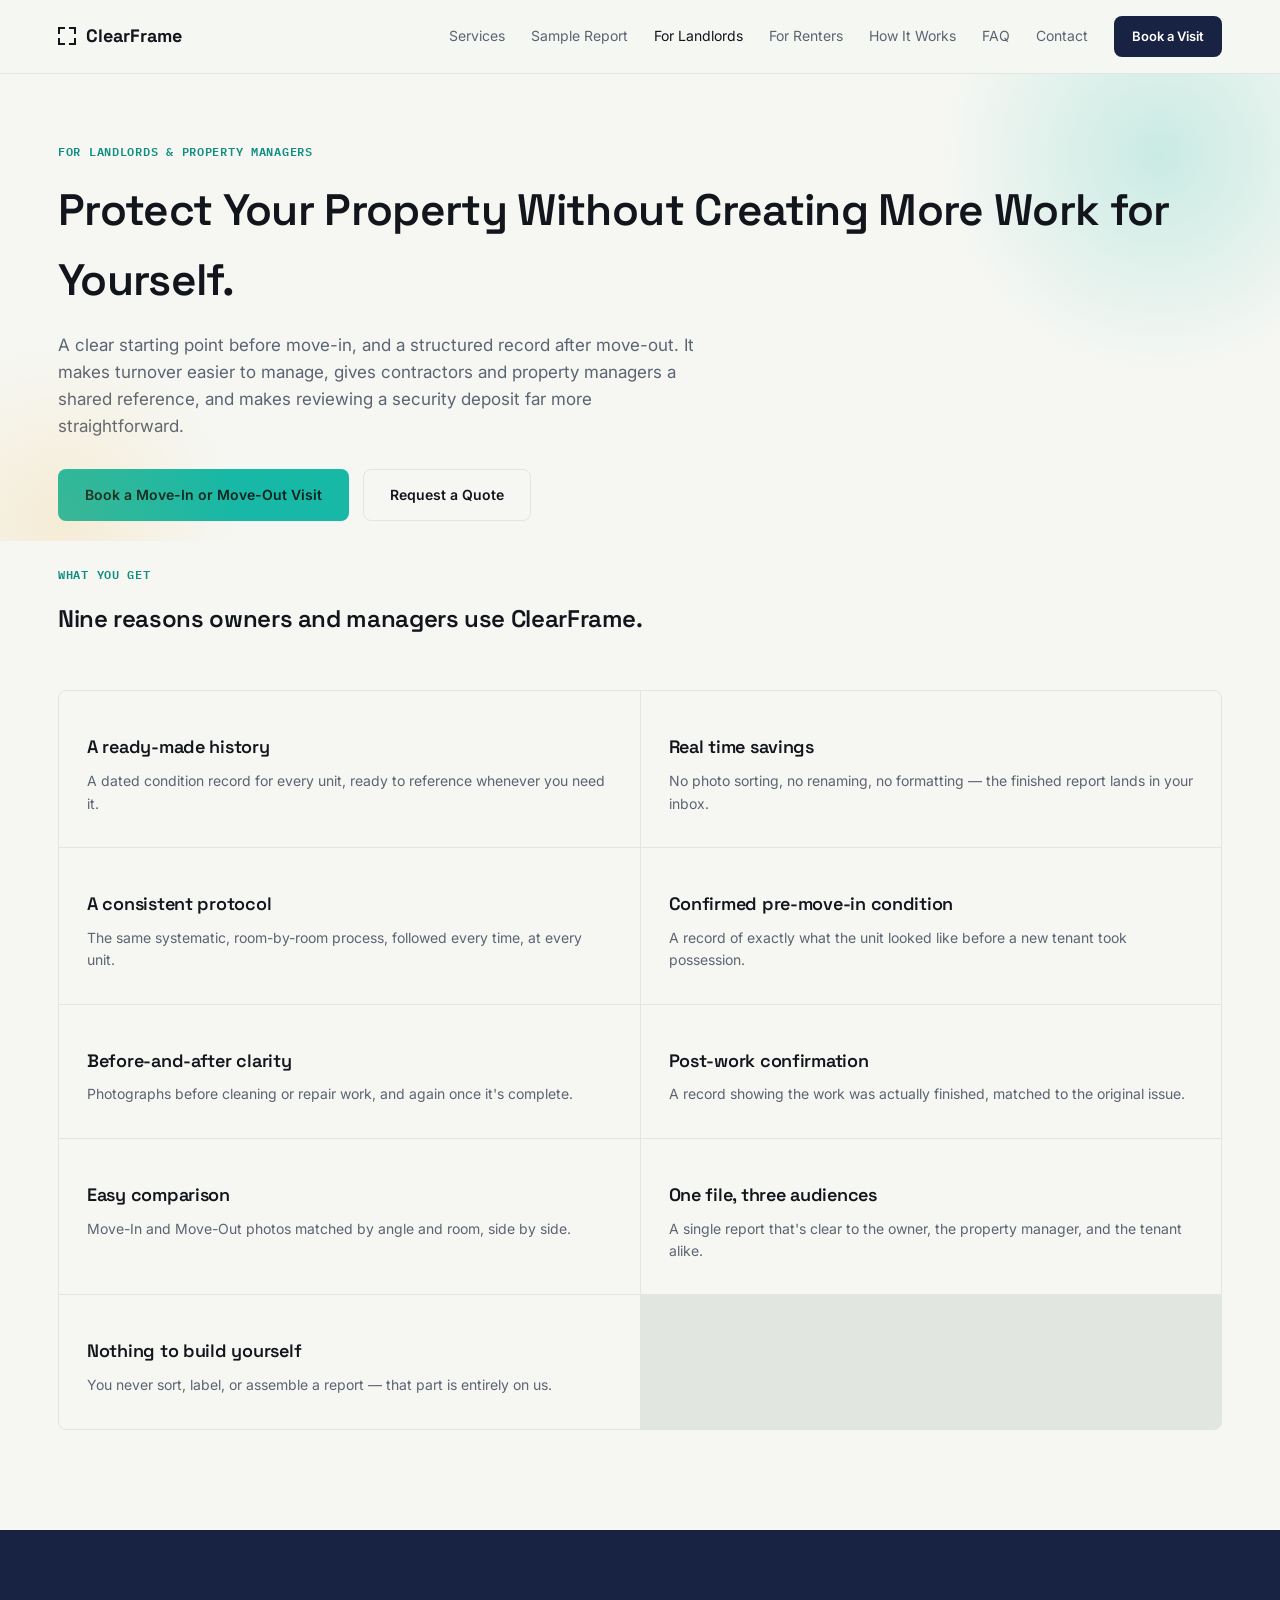
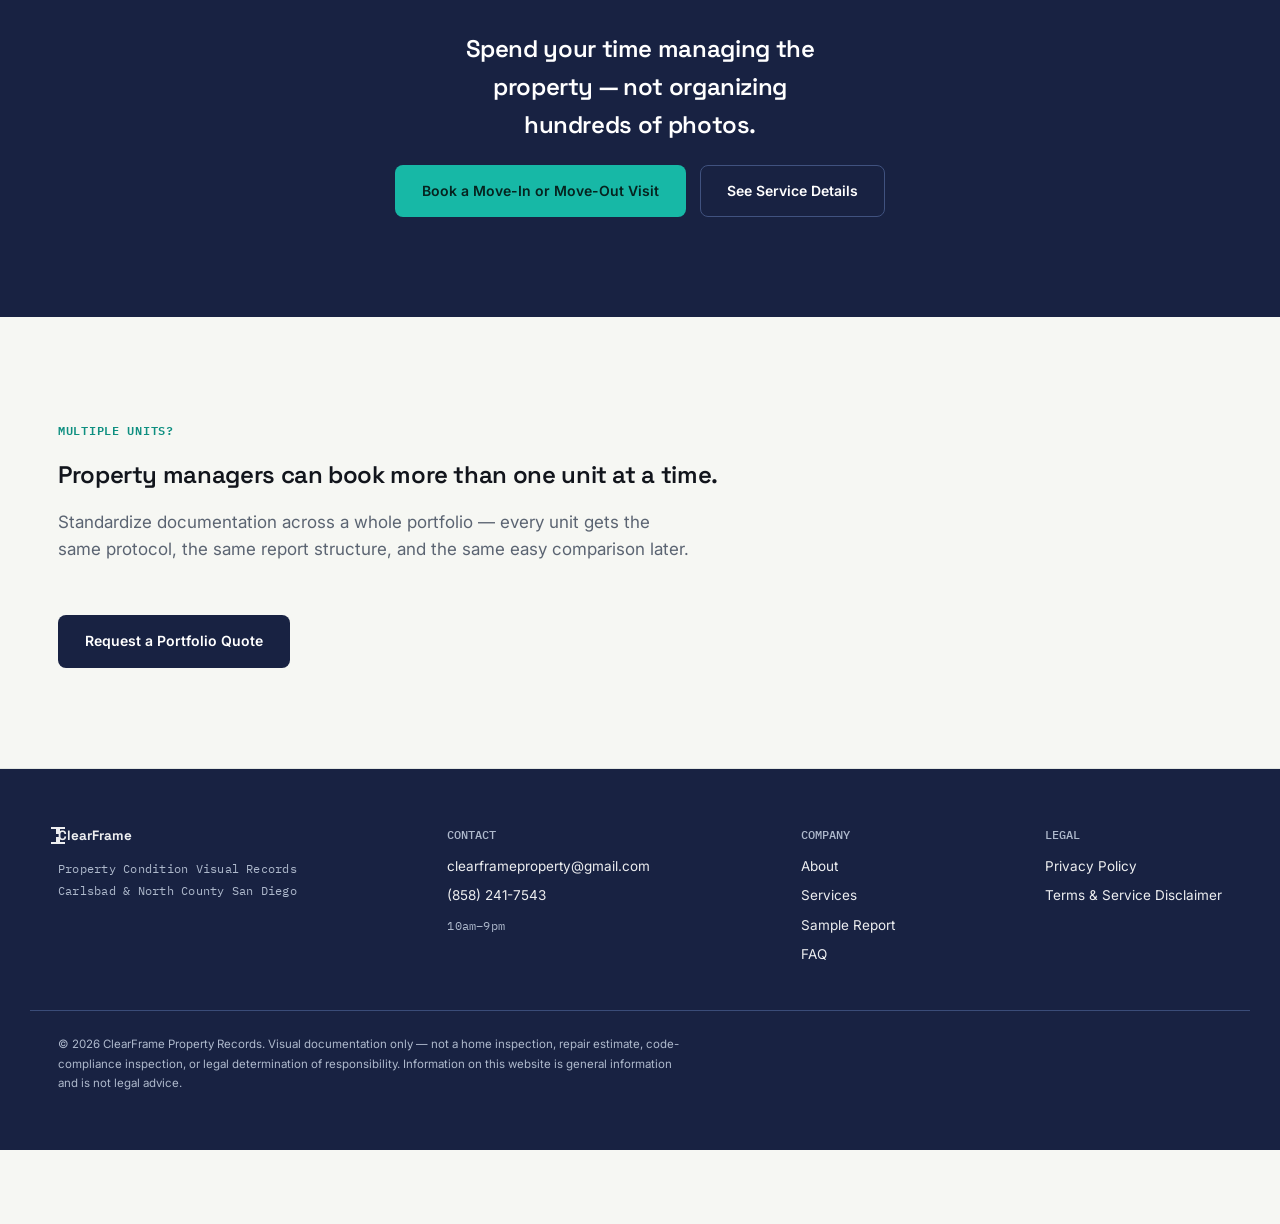
<file: for-landlords.html>
<!DOCTYPE html>
<html lang="en">
<head>
<meta charset="UTF-8">
<meta name="viewport" content="width=device-width, initial-scale=1.0">
<title>For Landlords &amp; Property Managers — ClearFrame Property Records</title>
<meta name="description" content="Protect your property without creating more work for yourself. Consistent, structured rental condition documentation for landlords and property managers.">
<link rel="canonical" href="https://clearframeproperty.com/for-landlords.html">
<meta property="og:type" content="website">
<meta property="og:site_name" content="ClearFrame Property Records">
<meta property="og:url" content="https://clearframeproperty.com/for-landlords.html">
<meta property="og:title" content="For Landlords &amp; Property Managers — ClearFrame Property Records">
<meta property="og:description" content="Protect your property without creating more work for yourself. Consistent, structured rental condition documentation for landlords and property managers.">
<meta property="og:image" content="https://clearframeproperty.com/og-image.jpg">
<meta name="twitter:card" content="summary_large_image">
<meta name="twitter:title" content="For Landlords &amp; Property Managers — ClearFrame Property Records">
<meta name="twitter:description" content="Protect your property without creating more work for yourself. Consistent, structured rental condition documentation for landlords and property managers.">
<meta name="twitter:image" content="https://clearframeproperty.com/og-image.jpg">
<link rel="icon" href="favicon.svg" type="image/svg+xml">
<link rel="preconnect" href="https://fonts.googleapis.com">
<link rel="preconnect" href="https://fonts.gstatic.com" crossorigin>
<link href="https://fonts.googleapis.com/css2?family=Space+Grotesk:wght@500;600;700&family=Inter:wght@400;500;600&family=IBM+Plex+Mono:wght@400;500&display=swap" rel="stylesheet">
<link rel="stylesheet" href="styles.css">
</head>
<body class="has-mobile-cta">

<header>
  <nav>
    <a href="index.html" class="logo"><span class="logo-mark"><span class="l1"></span><span class="l2"></span><span class="l3"></span><span class="l4"></span></span>ClearFrame</a>
    <button class="menu-toggle" id="menuToggle" aria-label="Toggle menu" aria-expanded="false"><span></span><span></span><span></span></button>
    <div class="navlinks" id="navLinks">
      <a href="services.html" class="navlink">Services</a>
      <a href="sample-report.html" class="navlink">Sample Report</a>
      <a href="for-landlords.html" class="navlink" aria-current="page">For Landlords</a>
      <a href="for-renters.html" class="navlink">For Renters</a>
      <a href="how-it-works.html" class="navlink">How It Works</a>
      <a href="faq.html" class="navlink">FAQ</a>
      <a href="contact.html" class="navlink">Contact</a>
      <a href="book.html" class="cta-nav">Book a Visit</a>
    </div>
  </nav>
</header>

<main>
  <section class="page-header">
    <div class="wrap">
      <span class="eyebrow">For landlords &amp; property managers</span>
      <h1>Protect Your Property Without Creating More Work for Yourself.</h1>
      <p class="lede">A clear starting point before move-in, and a structured record after move-out. It makes turnover easier to manage, gives contractors and property managers a shared reference, and makes reviewing a security deposit far more straightforward.</p>
      <div class="btn-row" style="margin-top:28px;">
        <a href="book.html" class="btn btn-primary">Book a Move-In or Move-Out Visit</a>
        <a href="book.html" class="btn btn-outline">Request a Quote</a>
      </div>
    </div>
  </section>

  <section style="padding-top:20px;">
    <div class="wrap">
      <div class="section-head reveal">
        <span class="eyebrow">What you get</span>
        <h2>Nine reasons owners and managers use ClearFrame.</h2>
      </div>
      <div class="card-grid cols-2 reveal">
        <div class="grid-card"><h4>A ready-made history</h4><p>A dated condition record for every unit, ready to reference whenever you need it.</p></div>
        <div class="grid-card"><h4>Real time savings</h4><p>No photo sorting, no renaming, no formatting — the finished report lands in your inbox.</p></div>
        <div class="grid-card"><h4>A consistent protocol</h4><p>The same systematic, room-by-room process, followed every time, at every unit.</p></div>
        <div class="grid-card"><h4>Confirmed pre-move-in condition</h4><p>A record of exactly what the unit looked like before a new tenant took possession.</p></div>
        <div class="grid-card"><h4>Before-and-after clarity</h4><p>Photographs before cleaning or repair work, and again once it's complete.</p></div>
        <div class="grid-card"><h4>Post-work confirmation</h4><p>A record showing the work was actually finished, matched to the original issue.</p></div>
        <div class="grid-card"><h4>Easy comparison</h4><p>Move-In and Move-Out photos matched by angle and room, side by side.</p></div>
        <div class="grid-card"><h4>One file, three audiences</h4><p>A single report that's clear to the owner, the property manager, and the tenant alike.</p></div>
        <div class="grid-card"><h4>Nothing to build yourself</h4><p>You never sort, label, or assemble a report — that part is entirely on us.</p></div>
      </div>
    </div>
  </section>

  <section class="on-navy">
    <div class="wrap" style="text-align:center;">
      <h2 style="max-width:22ch; margin:0 auto 20px;">Spend your time managing the property — not organizing hundreds of photos.</h2>
      <div class="btn-row" style="justify-content:center;">
        <a href="book.html" class="btn btn-primary">Book a Move-In or Move-Out Visit</a>
        <a href="services.html" class="btn btn-outline on-navy">See Service Details</a>
      </div>
    </div>
  </section>

  <section>
    <div class="wrap">
      <div class="section-head reveal">
        <span class="eyebrow">Multiple units?</span>
        <h2>Property managers can book more than one unit at a time.</h2>
        <p>Standardize documentation across a whole portfolio — every unit gets the same protocol, the same report structure, and the same easy comparison later.</p>
      </div>
      <a href="book.html" class="btn btn-dark">Request a Portfolio Quote</a>
    </div>
  </section>
</main>

<footer>
  <div class="wrap footer-inner">
    <div class="fcol">
      <a href="index.html" class="logo" style="margin-bottom:12px;"><span class="logo-mark"><span class="l1"></span><span class="l2"></span><span class="l3"></span><span class="l4"></span></span>ClearFrame</a>
      <p class="mono">Property Condition Visual Records<br>Carlsbad &amp; North County San Diego</p>
    </div>
    <div class="fcol">
      <h5>Contact</h5>
      <a href="mailto:" data-cfg-mail><span data-cfg="EMAIL"></span></a>
      <a href="tel:" data-cfg-tel><span data-cfg="PHONE_DISPLAY"></span></a>
      <p class="mono" data-cfg="BUSINESS_HOURS"></p>
    </div>
    <div class="fcol">
      <h5>Company</h5>
      <a href="about.html">About</a>
      <a href="services.html">Services</a>
      <a href="sample-report.html">Sample Report</a>
      <a href="faq.html">FAQ</a>
    </div>
    <div class="fcol">
      <h5>Legal</h5>
      <a href="privacy.html">Privacy Policy</a>
      <a href="terms.html">Terms &amp; Service Disclaimer</a>
    </div>
  </div>
  <div class="wrap footer-bottom">
    <p>© <span class="js-year"></span> <span data-cfg="BRAND_NAME"></span>. Visual documentation only — not a home inspection, repair estimate, code-compliance inspection, or legal determination of responsibility. Information on this website is general information and is not legal advice.</p>
  </div>
</footer>

<div class="mobile-cta"><a href="book.html">Book a Visit</a></div>

<script src="config.js"></script>
<script src="common.js" defer></script>
</body>
</html>
</file>
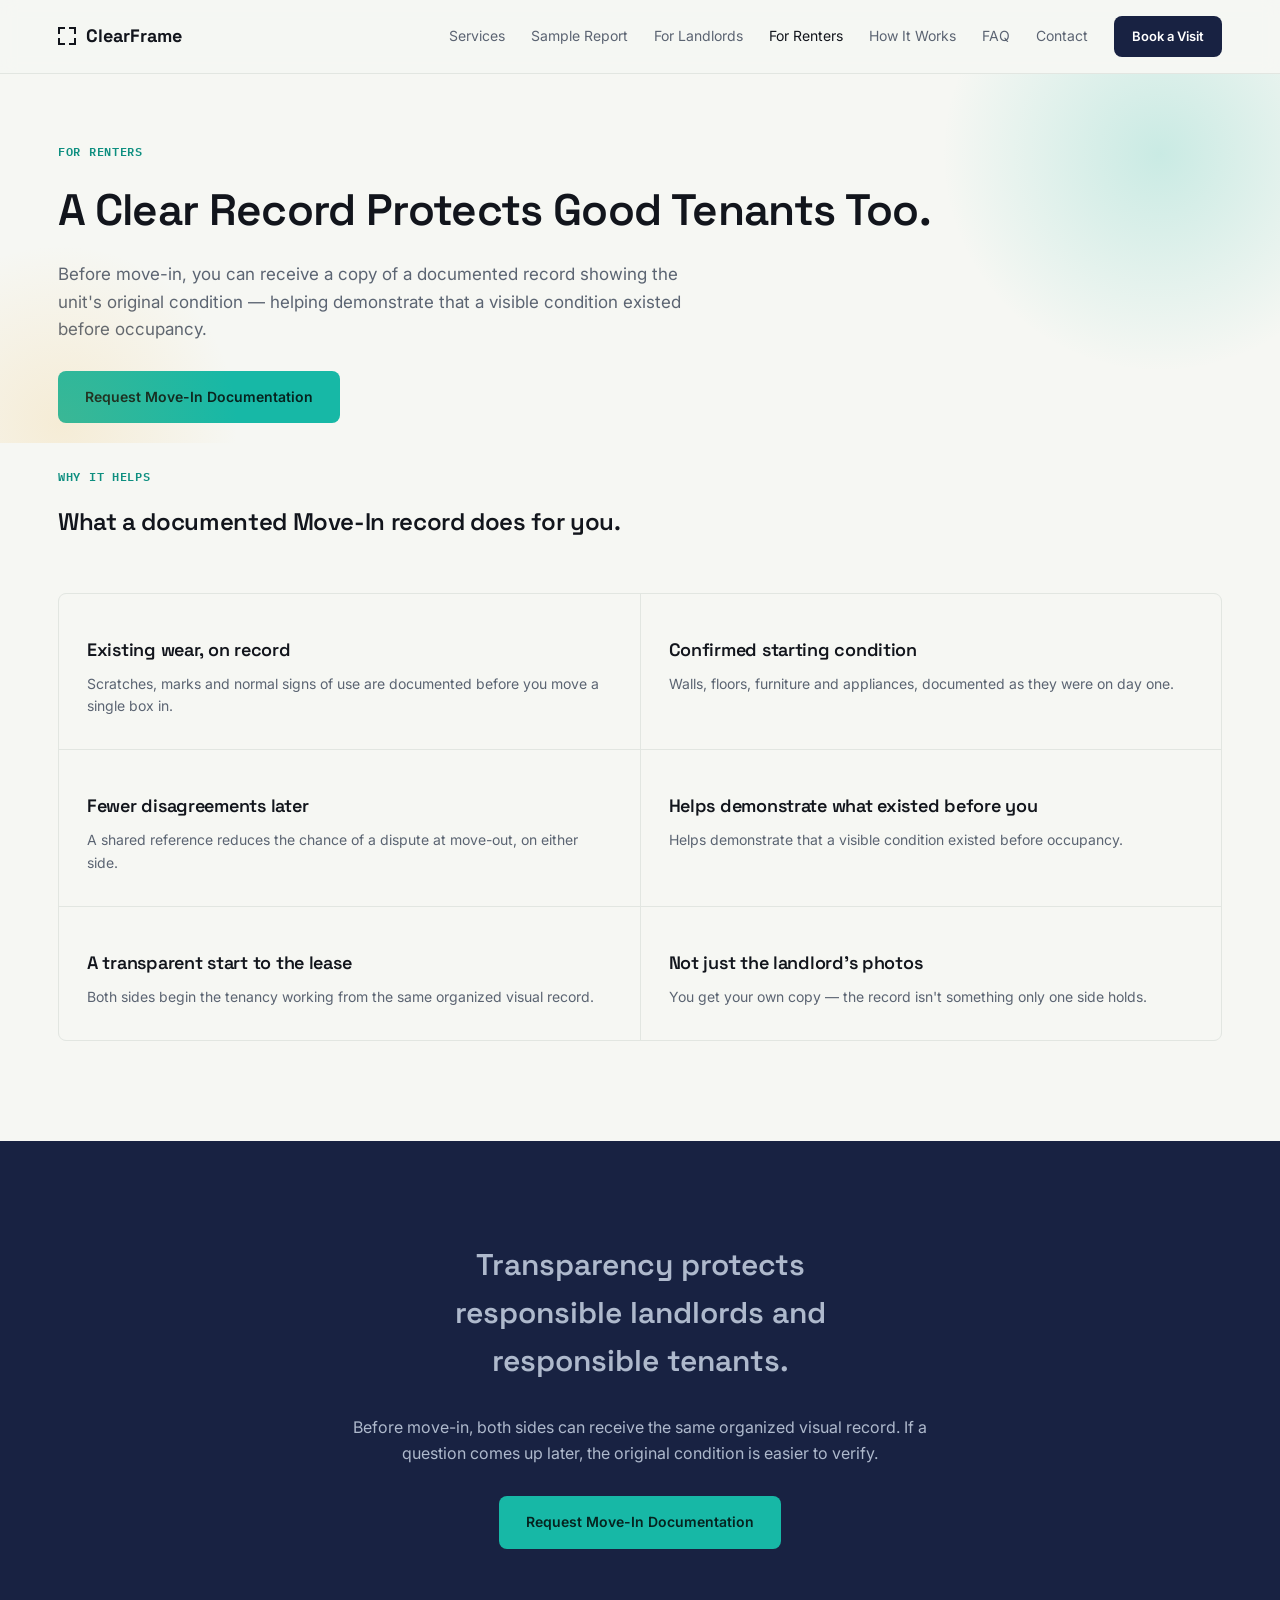
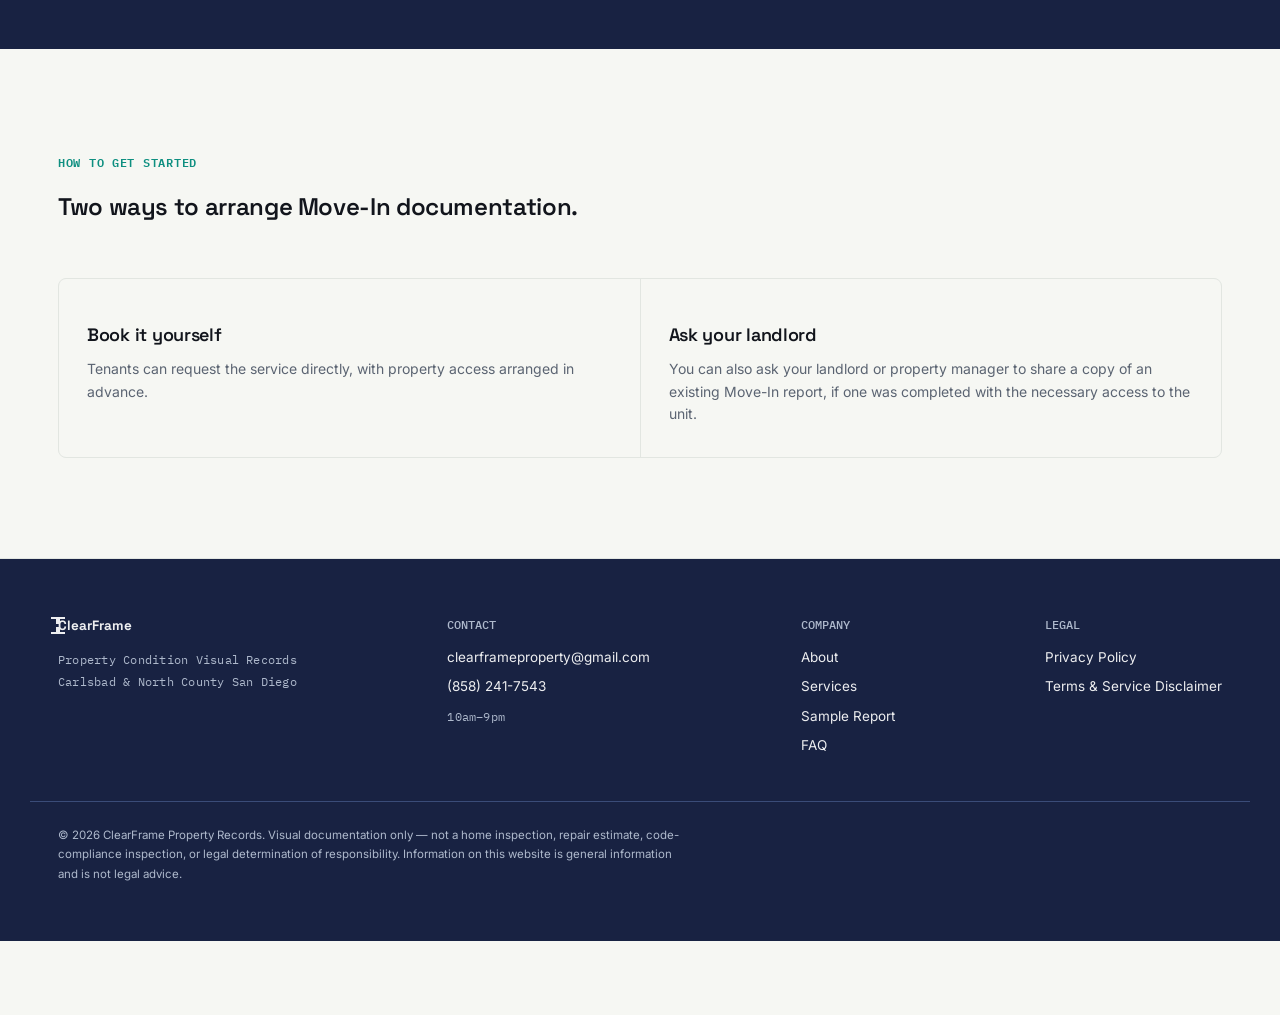
<file: for-renters.html>
<!DOCTYPE html>
<html lang="en">
<head>
<meta charset="UTF-8">
<meta name="viewport" content="width=device-width, initial-scale=1.0">
<title>For Renters — ClearFrame Property Records</title>
<meta name="description" content="A clear, dated record of your unit's condition before move-in — helping demonstrate that a visible condition existed before occupancy.">
<link rel="canonical" href="https://clearframeproperty.com/for-renters.html">
<meta property="og:type" content="website">
<meta property="og:site_name" content="ClearFrame Property Records">
<meta property="og:url" content="https://clearframeproperty.com/for-renters.html">
<meta property="og:title" content="For Renters — ClearFrame Property Records">
<meta property="og:description" content="A clear, dated record of your unit's condition before move-in — helping demonstrate that a visible condition existed before occupancy.">
<meta property="og:image" content="https://clearframeproperty.com/og-image.jpg">
<meta name="twitter:card" content="summary_large_image">
<meta name="twitter:title" content="For Renters — ClearFrame Property Records">
<meta name="twitter:description" content="A clear, dated record of your unit's condition before move-in — helping demonstrate that a visible condition existed before occupancy.">
<meta name="twitter:image" content="https://clearframeproperty.com/og-image.jpg">
<link rel="icon" href="favicon.svg" type="image/svg+xml">
<link rel="preconnect" href="https://fonts.googleapis.com">
<link rel="preconnect" href="https://fonts.gstatic.com" crossorigin>
<link href="https://fonts.googleapis.com/css2?family=Space+Grotesk:wght@500;600;700&family=Inter:wght@400;500;600&family=IBM+Plex+Mono:wght@400;500&display=swap" rel="stylesheet">
<link rel="stylesheet" href="styles.css">
</head>
<body class="has-mobile-cta">

<header>
  <nav>
    <a href="index.html" class="logo"><span class="logo-mark"><span class="l1"></span><span class="l2"></span><span class="l3"></span><span class="l4"></span></span>ClearFrame</a>
    <button class="menu-toggle" id="menuToggle" aria-label="Toggle menu" aria-expanded="false"><span></span><span></span><span></span></button>
    <div class="navlinks" id="navLinks">
      <a href="services.html" class="navlink">Services</a>
      <a href="sample-report.html" class="navlink">Sample Report</a>
      <a href="for-landlords.html" class="navlink">For Landlords</a>
      <a href="for-renters.html" class="navlink" aria-current="page">For Renters</a>
      <a href="how-it-works.html" class="navlink">How It Works</a>
      <a href="faq.html" class="navlink">FAQ</a>
      <a href="contact.html" class="navlink">Contact</a>
      <a href="book.html" class="cta-nav">Book a Visit</a>
    </div>
  </nav>
</header>

<main>
  <section class="page-header">
    <div class="wrap">
      <span class="eyebrow">For renters</span>
      <h1>A Clear Record Protects Good Tenants Too.</h1>
      <p class="lede">Before move-in, you can receive a copy of a documented record showing the unit's original condition — helping demonstrate that a visible condition existed before occupancy.</p>
      <div class="btn-row" style="margin-top:28px;">
        <a href="book.html" class="btn btn-primary">Request Move-In Documentation</a>
      </div>
    </div>
  </section>

  <section style="padding-top:20px;">
    <div class="wrap">
      <div class="section-head reveal">
        <span class="eyebrow">Why it helps</span>
        <h2>What a documented Move-In record does for you.</h2>
      </div>
      <div class="card-grid cols-2 reveal">
        <div class="grid-card"><h4>Existing wear, on record</h4><p>Scratches, marks and normal signs of use are documented before you move a single box in.</p></div>
        <div class="grid-card"><h4>Confirmed starting condition</h4><p>Walls, floors, furniture and appliances, documented as they were on day one.</p></div>
        <div class="grid-card"><h4>Fewer disagreements later</h4><p>A shared reference reduces the chance of a dispute at move-out, on either side.</p></div>
        <div class="grid-card"><h4>Helps demonstrate what existed before you</h4><p>Helps demonstrate that a visible condition existed before occupancy.</p></div>
        <div class="grid-card"><h4>A transparent start to the lease</h4><p>Both sides begin the tenancy working from the same organized visual record.</p></div>
        <div class="grid-card"><h4>Not just the landlord's photos</h4><p>You get your own copy — the record isn't something only one side holds.</p></div>
      </div>
    </div>
  </section>

  <section class="on-navy">
    <div class="wrap" style="text-align:center;">
      <p style="font-family:'Space Grotesk'; font-size:clamp(22px,3vw,30px); font-weight:600; max-width:22ch; margin:0 auto 30px;">Transparency protects responsible landlords and responsible tenants.</p>
      <p style="color:var(--muted-on-navy); max-width:60ch; margin:0 auto 30px;">Before move-in, both sides can receive the same organized visual record. If a question comes up later, the original condition is easier to verify.</p>
      <a href="book.html" class="btn btn-primary">Request Move-In Documentation</a>
    </div>
  </section>

  <section>
    <div class="wrap">
      <div class="section-head reveal">
        <span class="eyebrow">How to get started</span>
        <h2>Two ways to arrange Move-In documentation.</h2>
      </div>
      <div class="card-grid cols-2 reveal">
        <div class="grid-card"><h4>Book it yourself</h4><p>Tenants can request the service directly, with property access arranged in advance.</p></div>
        <div class="grid-card"><h4>Ask your landlord</h4><p>You can also ask your landlord or property manager to share a copy of an existing Move-In report, if one was completed with the necessary access to the unit.</p></div>
      </div>
    </div>
  </section>
</main>

<footer>
  <div class="wrap footer-inner">
    <div class="fcol">
      <a href="index.html" class="logo" style="margin-bottom:12px;"><span class="logo-mark"><span class="l1"></span><span class="l2"></span><span class="l3"></span><span class="l4"></span></span>ClearFrame</a>
      <p class="mono">Property Condition Visual Records<br>Carlsbad &amp; North County San Diego</p>
    </div>
    <div class="fcol">
      <h5>Contact</h5>
      <a href="mailto:" data-cfg-mail><span data-cfg="EMAIL"></span></a>
      <a href="tel:" data-cfg-tel><span data-cfg="PHONE_DISPLAY"></span></a>
      <p class="mono" data-cfg="BUSINESS_HOURS"></p>
    </div>
    <div class="fcol">
      <h5>Company</h5>
      <a href="about.html">About</a>
      <a href="services.html">Services</a>
      <a href="sample-report.html">Sample Report</a>
      <a href="faq.html">FAQ</a>
    </div>
    <div class="fcol">
      <h5>Legal</h5>
      <a href="privacy.html">Privacy Policy</a>
      <a href="terms.html">Terms &amp; Service Disclaimer</a>
    </div>
  </div>
  <div class="wrap footer-bottom">
    <p>© <span class="js-year"></span> <span data-cfg="BRAND_NAME"></span>. Visual documentation only — not a home inspection, repair estimate, code-compliance inspection, or legal determination of responsibility. Information on this website is general information and is not legal advice.</p>
  </div>
</footer>

<div class="mobile-cta"><a href="book.html">Book a Visit</a></div>

<script src="config.js"></script>
<script src="common.js" defer></script>
</body>
</html>
</file>
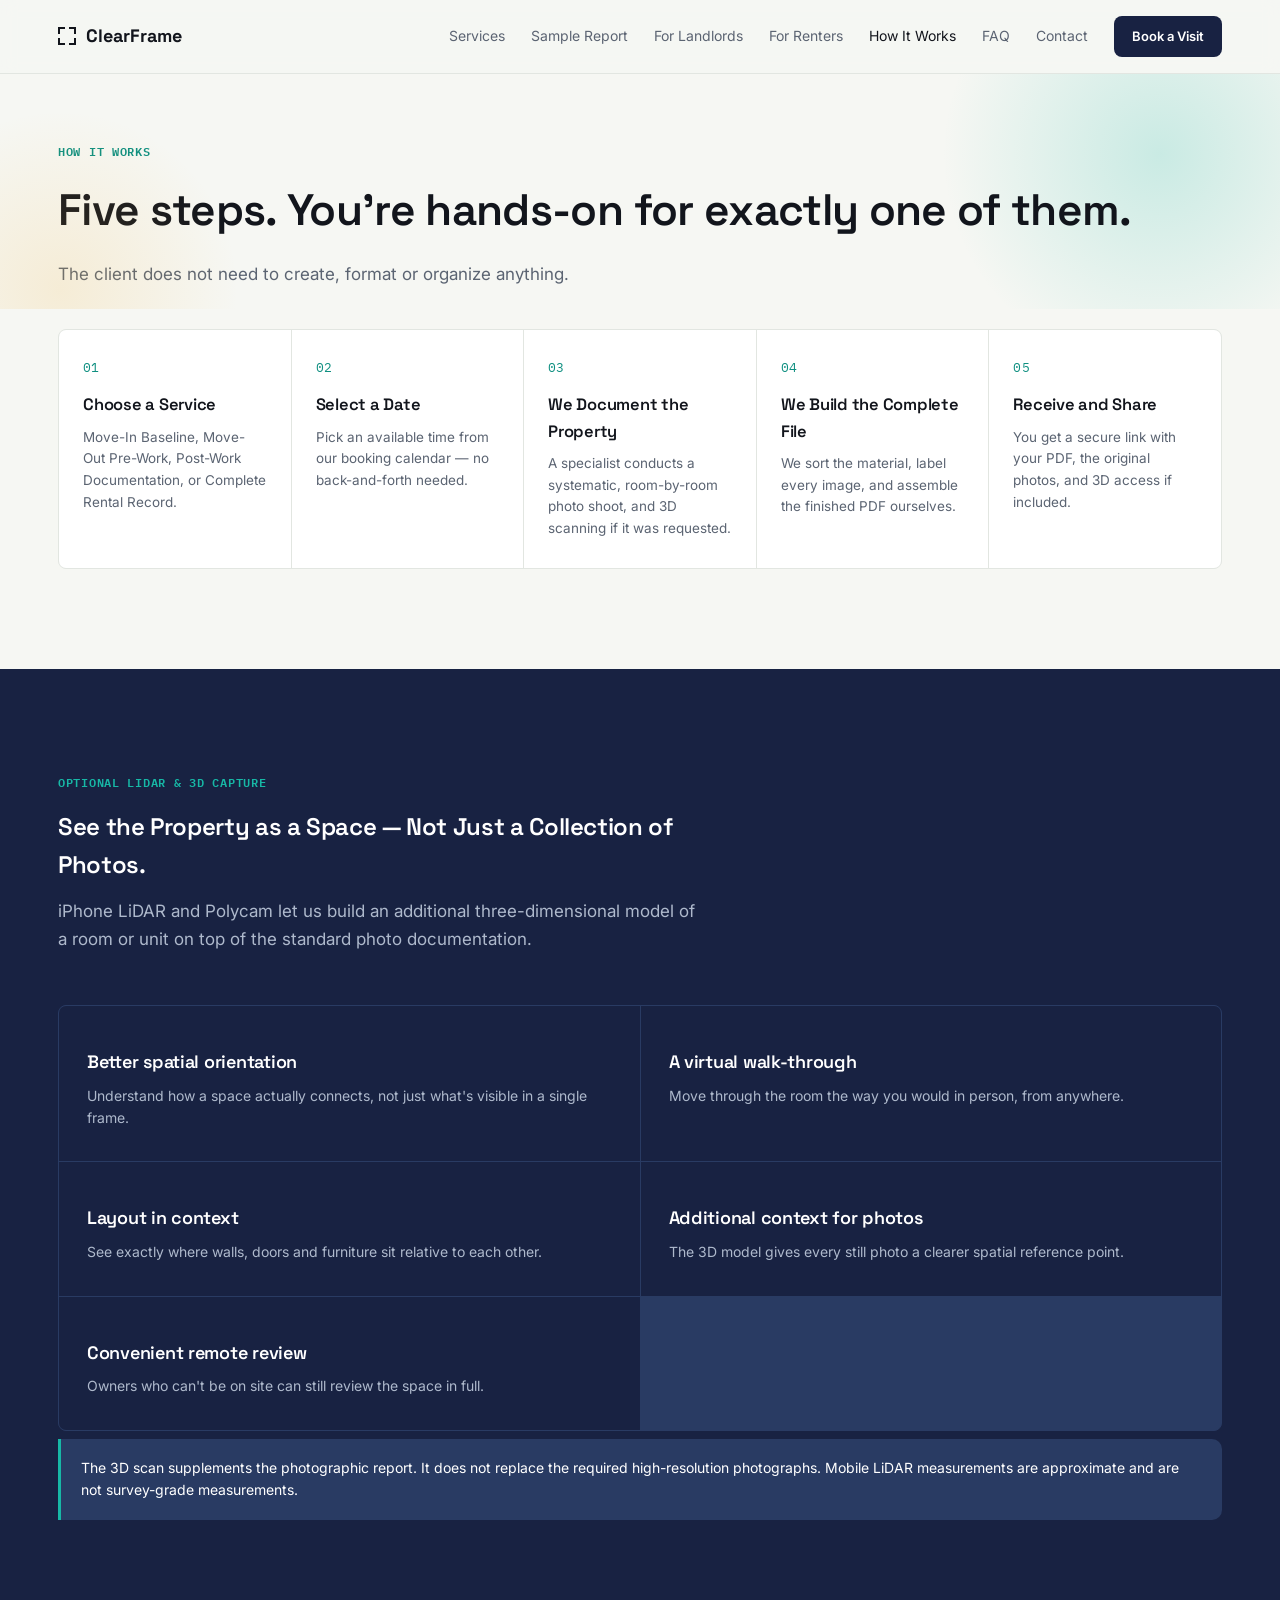
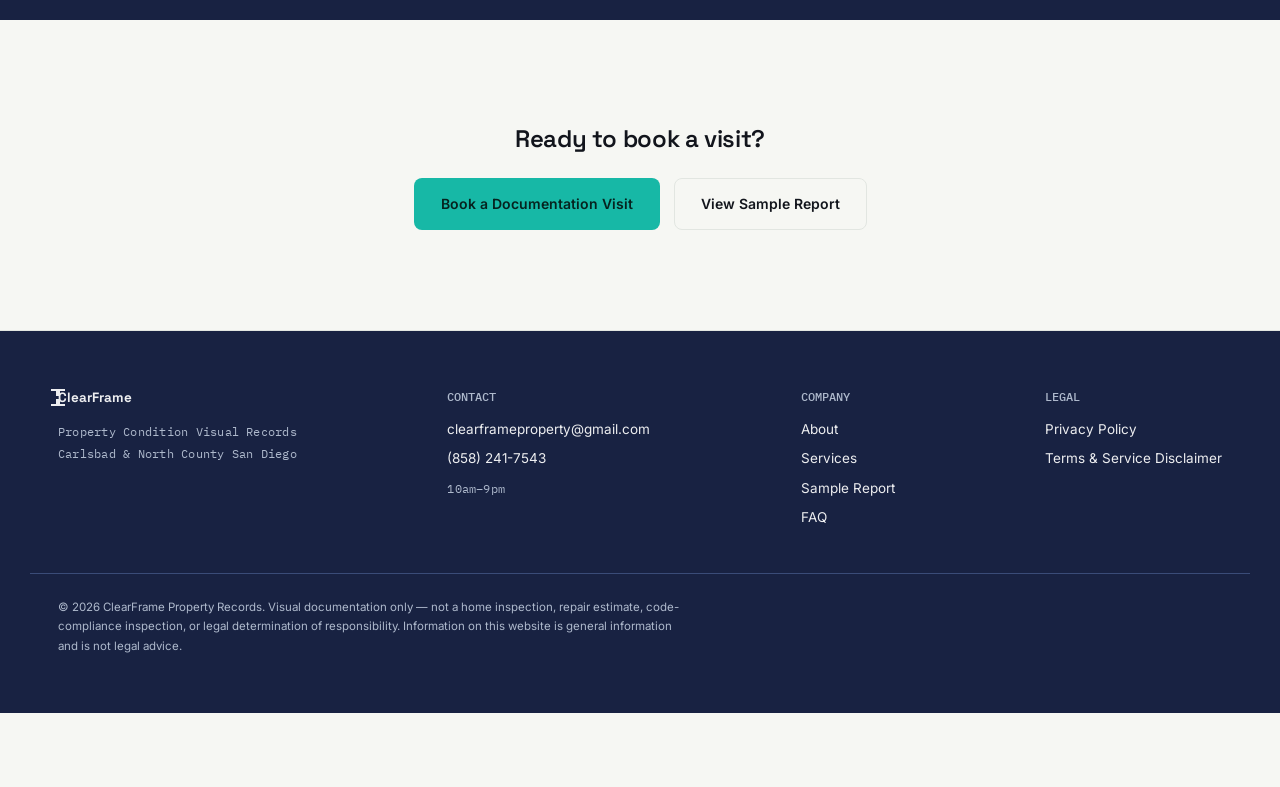
<file: how-it-works.html>
<!DOCTYPE html>
<html lang="en">
<head>
<meta charset="UTF-8">
<meta name="viewport" content="width=device-width, initial-scale=1.0">
<title>How It Works — ClearFrame Property Records</title>
<meta name="description" content="Five steps from booking to a finished, organized property condition report — including optional LiDAR 3D scanning.">
<link rel="canonical" href="https://clearframeproperty.com/how-it-works.html">
<meta property="og:type" content="website">
<meta property="og:site_name" content="ClearFrame Property Records">
<meta property="og:url" content="https://clearframeproperty.com/how-it-works.html">
<meta property="og:title" content="How It Works — ClearFrame Property Records">
<meta property="og:description" content="Five steps from booking to a finished, organized property condition report — including optional LiDAR 3D scanning.">
<meta property="og:image" content="https://clearframeproperty.com/og-image.jpg">
<meta name="twitter:card" content="summary_large_image">
<meta name="twitter:title" content="How It Works — ClearFrame Property Records">
<meta name="twitter:description" content="Five steps from booking to a finished, organized property condition report — including optional LiDAR 3D scanning.">
<meta name="twitter:image" content="https://clearframeproperty.com/og-image.jpg">
<link rel="icon" href="favicon.svg" type="image/svg+xml">
<link rel="preconnect" href="https://fonts.googleapis.com">
<link rel="preconnect" href="https://fonts.gstatic.com" crossorigin>
<link href="https://fonts.googleapis.com/css2?family=Space+Grotesk:wght@500;600;700&family=Inter:wght@400;500;600&family=IBM+Plex+Mono:wght@400;500&display=swap" rel="stylesheet">
<link rel="stylesheet" href="styles.css">
</head>
<body class="has-mobile-cta">

<header>
  <nav>
    <a href="index.html" class="logo"><span class="logo-mark"><span class="l1"></span><span class="l2"></span><span class="l3"></span><span class="l4"></span></span>ClearFrame</a>
    <button class="menu-toggle" id="menuToggle" aria-label="Toggle menu" aria-expanded="false"><span></span><span></span><span></span></button>
    <div class="navlinks" id="navLinks">
      <a href="services.html" class="navlink">Services</a>
      <a href="sample-report.html" class="navlink">Sample Report</a>
      <a href="for-landlords.html" class="navlink">For Landlords</a>
      <a href="for-renters.html" class="navlink">For Renters</a>
      <a href="how-it-works.html" class="navlink" aria-current="page">How It Works</a>
      <a href="faq.html" class="navlink">FAQ</a>
      <a href="contact.html" class="navlink">Contact</a>
      <a href="book.html" class="cta-nav">Book a Visit</a>
    </div>
  </nav>
</header>

<main>
  <section class="page-header">
    <div class="wrap">
      <span class="eyebrow">How it works</span>
      <h1>Five steps. You're hands-on for exactly one of them.</h1>
      <p class="lede">The client does not need to create, format or organize anything.</p>
    </div>
  </section>

  <section style="padding-top:20px;">
    <div class="wrap">
      <div class="timeline reveal">
        <div class="timeline-step"><span class="num mono">01</span><h4>Choose a Service</h4><p>Move-In Baseline, Move-Out Pre-Work, Post-Work Documentation, or Complete Rental Record.</p></div>
        <div class="timeline-step"><span class="num mono">02</span><h4>Select a Date</h4><p>Pick an available time from our booking calendar — no back-and-forth needed.</p></div>
        <div class="timeline-step"><span class="num mono">03</span><h4>We Document the Property</h4><p>A specialist conducts a systematic, room-by-room photo shoot, and 3D scanning if it was requested.</p></div>
        <div class="timeline-step"><span class="num mono">04</span><h4>We Build the Complete File</h4><p>We sort the material, label every image, and assemble the finished PDF ourselves.</p></div>
        <div class="timeline-step"><span class="num mono">05</span><h4>Receive and Share</h4><p>You get a secure link with your PDF, the original photos, and 3D access if included.</p></div>
      </div>
    </div>
  </section>

  <section class="on-navy">
    <div class="wrap">
      <div class="section-head reveal">
        <span class="eyebrow">Optional LiDAR &amp; 3D capture</span>
        <h2>See the Property as a Space — Not Just a Collection of Photos.</h2>
        <p>iPhone LiDAR and Polycam let us build an additional three-dimensional model of a room or unit on top of the standard photo documentation.</p>
      </div>
      <div class="card-grid cols-2 reveal">
        <div class="grid-card"><h4>Better spatial orientation</h4><p>Understand how a space actually connects, not just what's visible in a single frame.</p></div>
        <div class="grid-card"><h4>A virtual walk-through</h4><p>Move through the room the way you would in person, from anywhere.</p></div>
        <div class="grid-card"><h4>Layout in context</h4><p>See exactly where walls, doors and furniture sit relative to each other.</p></div>
        <div class="grid-card"><h4>Additional context for photos</h4><p>The 3D model gives every still photo a clearer spatial reference point.</p></div>
        <div class="grid-card"><h4>Convenient remote review</h4><p>Owners who can't be on site can still review the space in full.</p></div>
      </div>
      <div class="note-box reveal" style="background:var(--navy-2); border-left-color:var(--teal); color:#fff; margin-top:8px;">
        The 3D scan supplements the photographic report. It does not replace the required high-resolution photographs. Mobile LiDAR measurements are approximate and are not survey-grade measurements.
      </div>
    </div>
  </section>

  <section style="text-align:center;">
    <div class="wrap">
      <h2 style="max-width:22ch; margin:0 auto 20px;">Ready to book a visit?</h2>
      <div class="btn-row" style="justify-content:center;">
        <a href="book.html" class="btn btn-primary">Book a Documentation Visit</a>
        <a href="sample-report.html" class="btn btn-outline">View Sample Report</a>
      </div>
    </div>
  </section>
</main>

<footer>
  <div class="wrap footer-inner">
    <div class="fcol">
      <a href="index.html" class="logo" style="margin-bottom:12px;"><span class="logo-mark"><span class="l1"></span><span class="l2"></span><span class="l3"></span><span class="l4"></span></span>ClearFrame</a>
      <p class="mono">Property Condition Visual Records<br>Carlsbad &amp; North County San Diego</p>
    </div>
    <div class="fcol">
      <h5>Contact</h5>
      <a href="mailto:" data-cfg-mail><span data-cfg="EMAIL"></span></a>
      <a href="tel:" data-cfg-tel><span data-cfg="PHONE_DISPLAY"></span></a>
      <p class="mono" data-cfg="BUSINESS_HOURS"></p>
    </div>
    <div class="fcol">
      <h5>Company</h5>
      <a href="about.html">About</a>
      <a href="services.html">Services</a>
      <a href="sample-report.html">Sample Report</a>
      <a href="faq.html">FAQ</a>
    </div>
    <div class="fcol">
      <h5>Legal</h5>
      <a href="privacy.html">Privacy Policy</a>
      <a href="terms.html">Terms &amp; Service Disclaimer</a>
    </div>
  </div>
  <div class="wrap footer-bottom">
    <p>© <span class="js-year"></span> <span data-cfg="BRAND_NAME"></span>. Visual documentation only — not a home inspection, repair estimate, code-compliance inspection, or legal determination of responsibility. Information on this website is general information and is not legal advice.</p>
  </div>
</footer>

<div class="mobile-cta"><a href="book.html">Book a Visit</a></div>

<script src="config.js"></script>
<script src="common.js" defer></script>
</body>
</html>
</file>
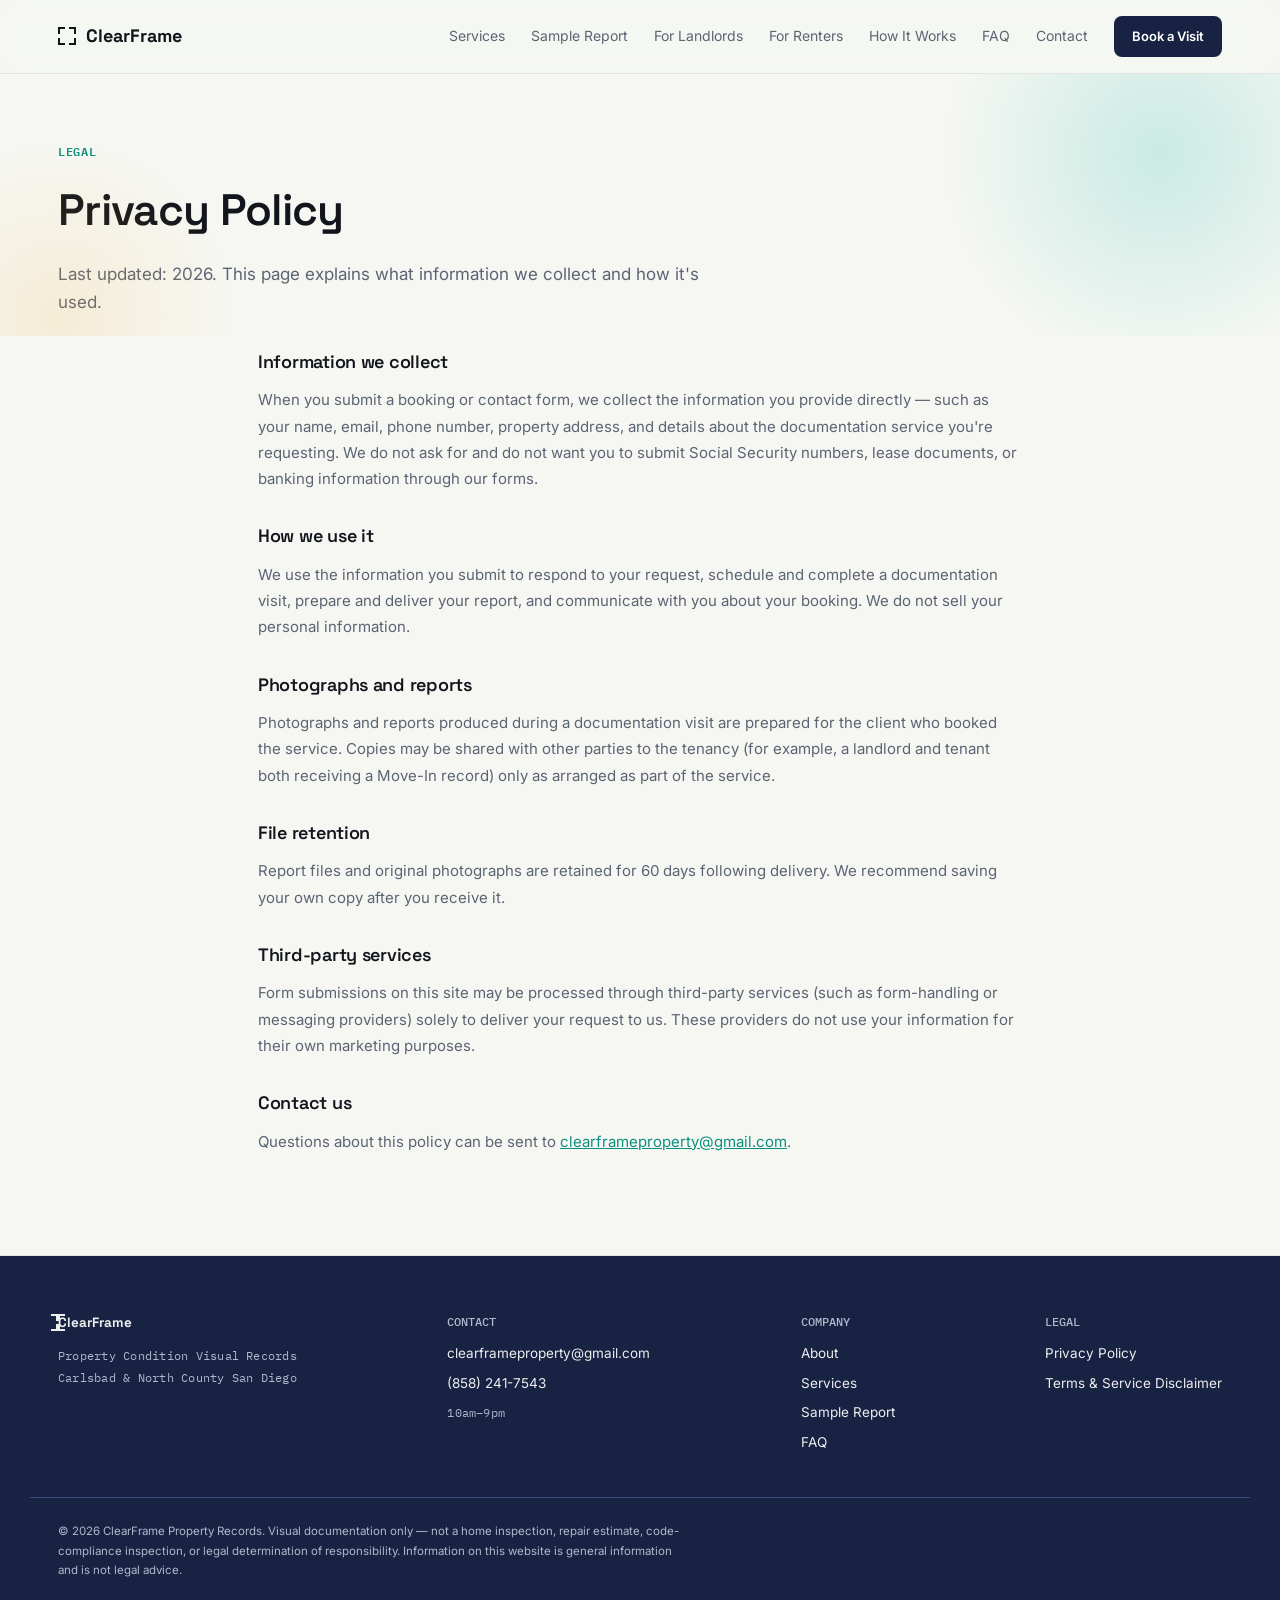
<file: privacy.html>
<!DOCTYPE html>
<html lang="en">
<head>
<meta charset="UTF-8">
<meta name="viewport" content="width=device-width, initial-scale=1.0">
<title>Privacy Policy — ClearFrame Property Records</title>
<meta name="description" content="How ClearFrame Property Records collects, uses, and protects information — plain-language privacy policy for our rental condition documentation service.">
<link rel="canonical" href="https://clearframeproperty.com/privacy.html">
<meta property="og:type" content="website">
<meta property="og:site_name" content="ClearFrame Property Records">
<meta property="og:url" content="https://clearframeproperty.com/privacy.html">
<meta property="og:title" content="Privacy Policy — ClearFrame Property Records">
<meta property="og:description" content="How ClearFrame Property Records collects, uses, and protects information — plain-language privacy policy for our rental condition documentation service.">
<meta property="og:image" content="https://clearframeproperty.com/og-image.jpg">
<meta name="twitter:card" content="summary_large_image">
<meta name="twitter:title" content="Privacy Policy — ClearFrame Property Records">
<meta name="twitter:description" content="How ClearFrame Property Records collects, uses, and protects information — plain-language privacy policy for our rental condition documentation service.">
<meta name="twitter:image" content="https://clearframeproperty.com/og-image.jpg">
<meta name="robots" content="noindex">
<link rel="icon" href="favicon.svg" type="image/svg+xml">
<link rel="preconnect" href="https://fonts.googleapis.com">
<link rel="preconnect" href="https://fonts.gstatic.com" crossorigin>
<link href="https://fonts.googleapis.com/css2?family=Space+Grotesk:wght@500;600;700&family=Inter:wght@400;500;600&family=IBM+Plex+Mono:wght@400;500&display=swap" rel="stylesheet">
<link rel="stylesheet" href="styles.css">
</head>
<body class="has-mobile-cta">

<header>
  <nav>
    <a href="index.html" class="logo"><span class="logo-mark"><span class="l1"></span><span class="l2"></span><span class="l3"></span><span class="l4"></span></span>ClearFrame</a>
    <button class="menu-toggle" id="menuToggle" aria-label="Toggle menu" aria-expanded="false"><span></span><span></span><span></span></button>
    <div class="navlinks" id="navLinks">
      <a href="services.html" class="navlink">Services</a>
      <a href="sample-report.html" class="navlink">Sample Report</a>
      <a href="for-landlords.html" class="navlink">For Landlords</a>
      <a href="for-renters.html" class="navlink">For Renters</a>
      <a href="how-it-works.html" class="navlink">How It Works</a>
      <a href="faq.html" class="navlink">FAQ</a>
      <a href="contact.html" class="navlink">Contact</a>
      <a href="book.html" class="cta-nav">Book a Visit</a>
    </div>
  </nav>
</header>

<main>
  <section class="page-header">
    <div class="wrap">
      <span class="eyebrow">Legal</span>
      <h1>Privacy Policy</h1>
      <p class="lede">Last updated: <span class="js-year"></span>. This page explains what information we collect and how it's used.</p>
    </div>
  </section>

  <section style="padding-top:10px;">
    <div class="wrap" style="max-width:820px;">
      <div class="reveal" style="display:flex; flex-direction:column; gap:28px; color:var(--muted); font-size:15px; line-height:1.75;">

        <div>
          <h3 style="font-size:18px; color:var(--navy-ink); margin-bottom:10px;">Information we collect</h3>
          <p>When you submit a booking or contact form, we collect the information you provide directly — such as your name, email, phone number, property address, and details about the documentation service you're requesting. We do not ask for and do not want you to submit Social Security numbers, lease documents, or banking information through our forms.</p>
        </div>

        <div>
          <h3 style="font-size:18px; color:var(--navy-ink); margin-bottom:10px;">How we use it</h3>
          <p>We use the information you submit to respond to your request, schedule and complete a documentation visit, prepare and deliver your report, and communicate with you about your booking. We do not sell your personal information.</p>
        </div>

        <div>
          <h3 style="font-size:18px; color:var(--navy-ink); margin-bottom:10px;">Photographs and reports</h3>
          <p>Photographs and reports produced during a documentation visit are prepared for the client who booked the service. Copies may be shared with other parties to the tenancy (for example, a landlord and tenant both receiving a Move-In record) only as arranged as part of the service.</p>
        </div>

        <div>
          <h3 style="font-size:18px; color:var(--navy-ink); margin-bottom:10px;">File retention</h3>
          <p>Report files and original photographs are retained for <span data-cfg="FILE_RETENTION_PERIOD"></span> following delivery. We recommend saving your own copy after you receive it.</p>
        </div>

        <div>
          <h3 style="font-size:18px; color:var(--navy-ink); margin-bottom:10px;">Third-party services</h3>
          <p>Form submissions on this site may be processed through third-party services (such as form-handling or messaging providers) solely to deliver your request to us. These providers do not use your information for their own marketing purposes.</p>
        </div>

        <div>
          <h3 style="font-size:18px; color:var(--navy-ink); margin-bottom:10px;">Contact us</h3>
          <p>Questions about this policy can be sent to <a href="mailto:" data-cfg-mail style="color:var(--teal-deep);"><span data-cfg="EMAIL"></span></a>.</p>
        </div>

      </div>
    </div>
  </section>
</main>

<footer>
  <div class="wrap footer-inner">
    <div class="fcol">
      <a href="index.html" class="logo" style="margin-bottom:12px;"><span class="logo-mark"><span class="l1"></span><span class="l2"></span><span class="l3"></span><span class="l4"></span></span>ClearFrame</a>
      <p class="mono">Property Condition Visual Records<br>Carlsbad &amp; North County San Diego</p>
    </div>
    <div class="fcol">
      <h5>Contact</h5>
      <a href="mailto:" data-cfg-mail><span data-cfg="EMAIL"></span></a>
      <a href="tel:" data-cfg-tel><span data-cfg="PHONE_DISPLAY"></span></a>
      <p class="mono" data-cfg="BUSINESS_HOURS"></p>
    </div>
    <div class="fcol">
      <h5>Company</h5>
      <a href="about.html">About</a>
      <a href="services.html">Services</a>
      <a href="sample-report.html">Sample Report</a>
      <a href="faq.html">FAQ</a>
    </div>
    <div class="fcol">
      <h5>Legal</h5>
      <a href="privacy.html">Privacy Policy</a>
      <a href="terms.html">Terms &amp; Service Disclaimer</a>
    </div>
  </div>
  <div class="wrap footer-bottom">
    <p>© <span class="js-year"></span> <span data-cfg="BRAND_NAME"></span>. Visual documentation only — not a home inspection, repair estimate, code-compliance inspection, or legal determination of responsibility. Information on this website is general information and is not legal advice.</p>
  </div>
</footer>

<div class="mobile-cta"><a href="book.html">Book a Visit</a></div>

<script src="config.js"></script>
<script src="common.js" defer></script>
</body>
</html>
</file>
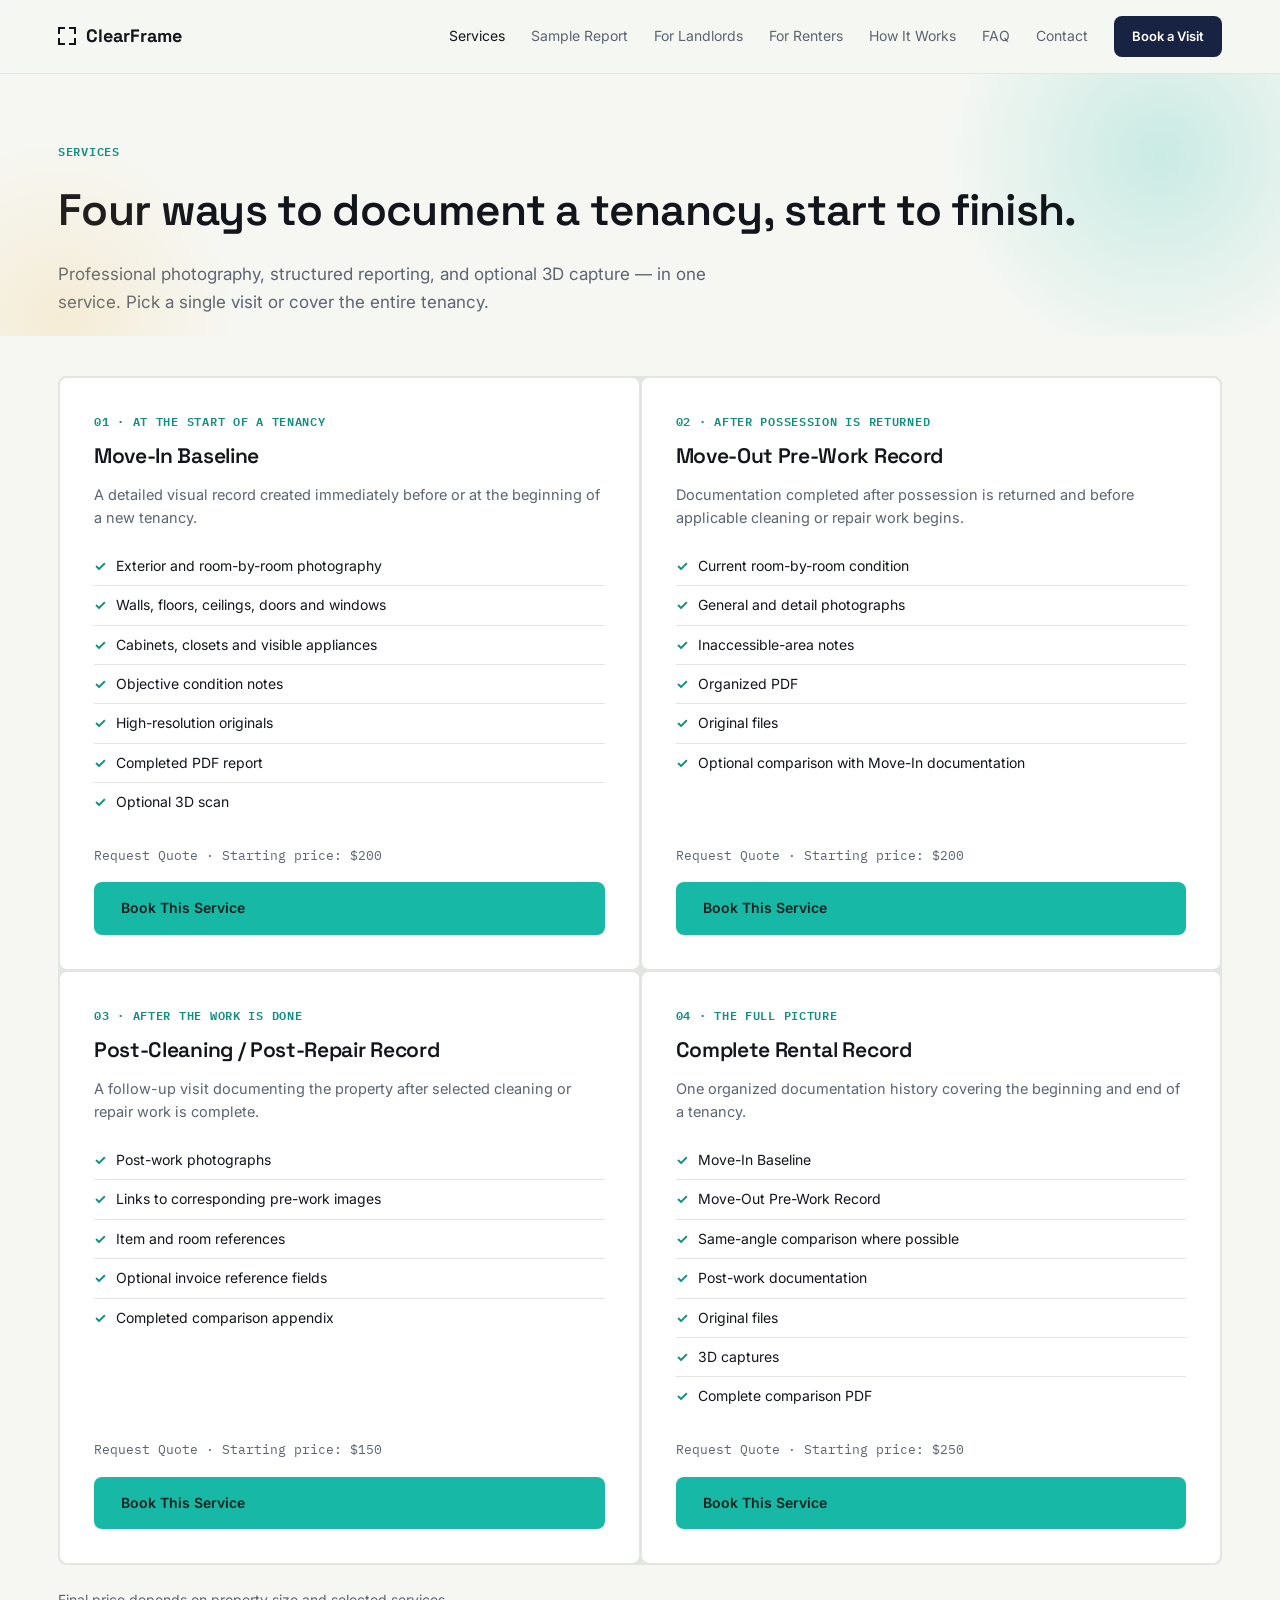
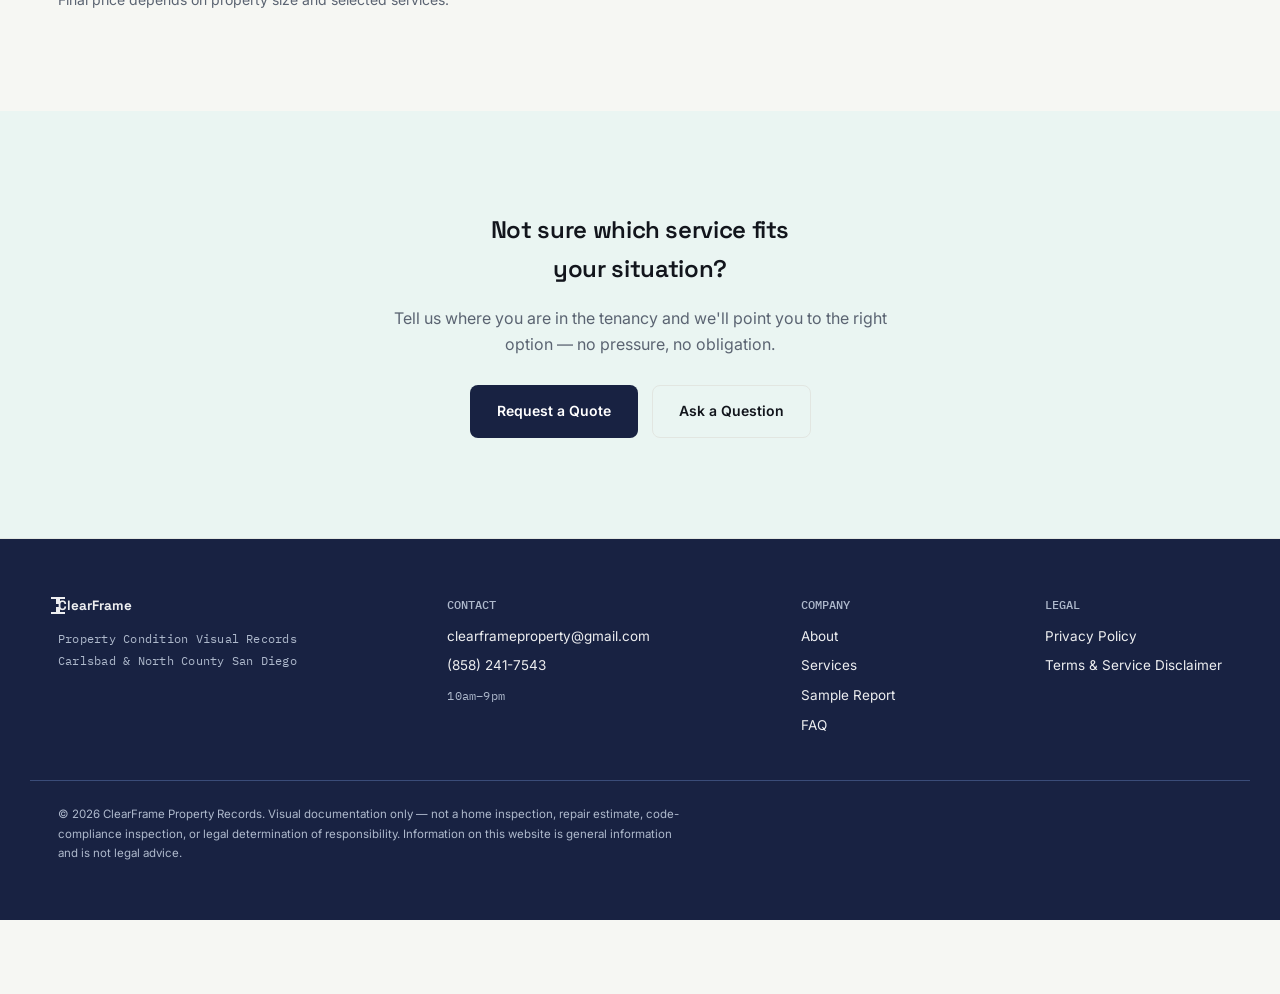
<file: services.html>
<!DOCTYPE html>
<html lang="en">
<head>
<meta charset="UTF-8">
<meta name="viewport" content="width=device-width, initial-scale=1.0">
<title>Services — ClearFrame Property Records</title>
<meta name="description" content="Move-In Baseline, Move-Out Pre-Work Record, Post-Cleaning/Post-Repair Record, and the Complete Rental Record — rental condition documentation services in Carlsbad and North County San Diego.">
<link rel="canonical" href="https://clearframeproperty.com/services.html">
<meta property="og:type" content="website">
<meta property="og:site_name" content="ClearFrame Property Records">
<meta property="og:url" content="https://clearframeproperty.com/services.html">
<meta property="og:title" content="Services — ClearFrame Property Records">
<meta property="og:description" content="Move-In Baseline, Move-Out Pre-Work Record, Post-Cleaning/Post-Repair Record, and the Complete Rental Record — rental condition documentation services in Carlsbad and North County San Diego.">
<meta property="og:image" content="https://clearframeproperty.com/og-image.jpg">
<meta name="twitter:card" content="summary_large_image">
<meta name="twitter:title" content="Services — ClearFrame Property Records">
<meta name="twitter:description" content="Move-In Baseline, Move-Out Pre-Work Record, Post-Cleaning/Post-Repair Record, and the Complete Rental Record — rental condition documentation services in Carlsbad and North County San Diego.">
<meta name="twitter:image" content="https://clearframeproperty.com/og-image.jpg">
<link rel="icon" href="favicon.svg" type="image/svg+xml">
<link rel="preconnect" href="https://fonts.googleapis.com">
<link rel="preconnect" href="https://fonts.gstatic.com" crossorigin>
<link href="https://fonts.googleapis.com/css2?family=Space+Grotesk:wght@500;600;700&family=Inter:wght@400;500;600&family=IBM+Plex+Mono:wght@400;500&display=swap" rel="stylesheet">
<link rel="stylesheet" href="styles.css">
<script type="application/ld+json">
{
  "@context": "https://schema.org",
  "@type": "ItemList",
  "itemListElement": [
    {
      "@type": "Service",
      "position": 1,
      "name": "Move-In Baseline",
      "description": "A detailed visual record created immediately before or at the beginning of a new tenancy.",
      "provider": {"@type": "LocalBusiness", "name": "ClearFrame Property Records"},
      "areaServed": "Carlsbad & North County San Diego",
      "offers": {"@type": "Offer", "priceCurrency": "USD", "price": "200", "description": "Starting price"}
    },
    {
      "@type": "Service",
      "position": 2,
      "name": "Move-Out Pre-Work Record",
      "description": "Documentation completed after possession is returned and before applicable cleaning or repair work begins.",
      "provider": {"@type": "LocalBusiness", "name": "ClearFrame Property Records"},
      "areaServed": "Carlsbad & North County San Diego",
      "offers": {"@type": "Offer", "priceCurrency": "USD", "price": "200", "description": "Starting price"}
    },
    {
      "@type": "Service",
      "position": 3,
      "name": "Post-Cleaning / Post-Repair Record",
      "description": "A follow-up visit documenting the property after selected cleaning or repair work is complete.",
      "provider": {"@type": "LocalBusiness", "name": "ClearFrame Property Records"},
      "areaServed": "Carlsbad & North County San Diego",
      "offers": {"@type": "Offer", "priceCurrency": "USD", "price": "150", "description": "Starting price"}
    },
    {
      "@type": "Service",
      "position": 4,
      "name": "Complete Rental Record",
      "description": "One organized documentation history covering the beginning and end of a tenancy.",
      "provider": {"@type": "LocalBusiness", "name": "ClearFrame Property Records"},
      "areaServed": "Carlsbad & North County San Diego",
      "offers": {"@type": "Offer", "priceCurrency": "USD", "price": "250", "description": "Starting price"}
    }
  ]
}
</script>
</head>
<body class="has-mobile-cta">

<header>
  <nav>
    <a href="index.html" class="logo"><span class="logo-mark"><span class="l1"></span><span class="l2"></span><span class="l3"></span><span class="l4"></span></span>ClearFrame</a>
    <button class="menu-toggle" id="menuToggle" aria-label="Toggle menu" aria-expanded="false"><span></span><span></span><span></span></button>
    <div class="navlinks" id="navLinks">
      <a href="services.html" class="navlink" aria-current="page">Services</a>
      <a href="sample-report.html" class="navlink">Sample Report</a>
      <a href="for-landlords.html" class="navlink">For Landlords</a>
      <a href="for-renters.html" class="navlink">For Renters</a>
      <a href="how-it-works.html" class="navlink">How It Works</a>
      <a href="faq.html" class="navlink">FAQ</a>
      <a href="contact.html" class="navlink">Contact</a>
      <a href="book.html" class="cta-nav">Book a Visit</a>
    </div>
  </nav>
</header>

<main>
  <section class="page-header">
    <div class="wrap">
      <span class="eyebrow">Services</span>
      <h1>Four ways to document a tenancy, start to finish.</h1>
      <p class="lede">Professional photography, structured reporting, and optional 3D capture — in one service. Pick a single visit or cover the entire tenancy.</p>
    </div>
  </section>

  <section style="padding-top:40px;">
    <div class="wrap">
      <div class="card-grid cols-2 reveal" style="background:var(--line); margin-bottom:0;">
        <div class="service-card">
          <span class="eyebrow" style="margin-bottom:8px;">01 · At the start of a tenancy</span>
          <h3>Move-In Baseline</h3>
          <p class="desc">A detailed visual record created immediately before or at the beginning of a new tenancy.</p>
          <ul>
            <li>Exterior and room-by-room photography</li>
            <li>Walls, floors, ceilings, doors and windows</li>
            <li>Cabinets, closets and visible appliances</li>
            <li>Objective condition notes</li>
            <li>High-resolution originals</li>
            <li>Completed PDF report</li>
            <li>Optional 3D scan</li>
          </ul>
          <p class="service-price">Request Quote · Starting price: <span data-cfg="PRICE_MOVEIN"></span></p>
          <a href="book.html" class="btn btn-primary">Book This Service</a>
        </div>

        <div class="service-card">
          <span class="eyebrow" style="margin-bottom:8px;">02 · After possession is returned</span>
          <h3>Move-Out Pre-Work Record</h3>
          <p class="desc">Documentation completed after possession is returned and before applicable cleaning or repair work begins.</p>
          <ul>
            <li>Current room-by-room condition</li>
            <li>General and detail photographs</li>
            <li>Inaccessible-area notes</li>
            <li>Organized PDF</li>
            <li>Original files</li>
            <li>Optional comparison with Move-In documentation</li>
          </ul>
          <p class="service-price">Request Quote · Starting price: <span data-cfg="PRICE_MOVEOUT"></span></p>
          <a href="book.html" class="btn btn-primary">Book This Service</a>
        </div>

        <div class="service-card">
          <span class="eyebrow" style="margin-bottom:8px;">03 · After the work is done</span>
          <h3>Post-Cleaning / Post-Repair Record</h3>
          <p class="desc">A follow-up visit documenting the property after selected cleaning or repair work is complete.</p>
          <ul>
            <li>Post-work photographs</li>
            <li>Links to corresponding pre-work images</li>
            <li>Item and room references</li>
            <li>Optional invoice reference fields</li>
            <li>Completed comparison appendix</li>
          </ul>
          <p class="service-price">Request Quote · Starting price: <span data-cfg="PRICE_POSTWORK"></span></p>
          <a href="book.html" class="btn btn-primary">Book This Service</a>
        </div>

        <div class="service-card">
          <span class="eyebrow" style="margin-bottom:8px;">04 · The full picture</span>
          <h3>Complete Rental Record</h3>
          <p class="desc">One organized documentation history covering the beginning and end of a tenancy.</p>
          <ul>
            <li>Move-In Baseline</li>
            <li>Move-Out Pre-Work Record</li>
            <li>Same-angle comparison where possible</li>
            <li>Post-work documentation</li>
            <li>Original files</li>
            <li>3D captures</li>
            <li>Complete comparison PDF</li>
          </ul>
          <p class="service-price">Request Quote · Starting price: <span data-cfg="PRICE_COMPLETE"></span></p>
          <a href="book.html" class="btn btn-primary">Book This Service</a>
        </div>
      </div>
      <p style="color:var(--muted); font-size:14px; margin-top:24px;">Final price depends on property size and selected services.</p>
    </div>
  </section>

  <section class="on-sand">
    <div class="wrap" style="text-align:center;">
      <h2 style="max-width:20ch; margin:0 auto 18px;">Not sure which service fits your situation?</h2>
      <p style="color:var(--muted); max-width:52ch; margin:0 auto 28px;">Tell us where you are in the tenancy and we'll point you to the right option — no pressure, no obligation.</p>
      <div class="btn-row" style="justify-content:center;">
        <a href="book.html" class="btn btn-dark">Request a Quote</a>
        <a href="contact.html" class="btn btn-outline">Ask a Question</a>
      </div>
    </div>
  </section>
</main>

<footer>
  <div class="wrap footer-inner">
    <div class="fcol">
      <a href="index.html" class="logo" style="margin-bottom:12px;"><span class="logo-mark"><span class="l1"></span><span class="l2"></span><span class="l3"></span><span class="l4"></span></span>ClearFrame</a>
      <p class="mono">Property Condition Visual Records<br>Carlsbad &amp; North County San Diego</p>
    </div>
    <div class="fcol">
      <h5>Contact</h5>
      <a href="mailto:" data-cfg-mail><span data-cfg="EMAIL"></span></a>
      <a href="tel:" data-cfg-tel><span data-cfg="PHONE_DISPLAY"></span></a>
      <p class="mono" data-cfg="BUSINESS_HOURS"></p>
    </div>
    <div class="fcol">
      <h5>Company</h5>
      <a href="about.html">About</a>
      <a href="services.html">Services</a>
      <a href="sample-report.html">Sample Report</a>
      <a href="faq.html">FAQ</a>
    </div>
    <div class="fcol">
      <h5>Legal</h5>
      <a href="privacy.html">Privacy Policy</a>
      <a href="terms.html">Terms &amp; Service Disclaimer</a>
    </div>
  </div>
  <div class="wrap footer-bottom">
    <p>© <span class="js-year"></span> <span data-cfg="BRAND_NAME"></span>. Visual documentation only — not a home inspection, repair estimate, code-compliance inspection, or legal determination of responsibility. Information on this website is general information and is not legal advice.</p>
  </div>
</footer>

<div class="mobile-cta"><a href="book.html">Book a Visit</a></div>

<script src="config.js"></script>
<script src="common.js" defer></script>
</body>
</html>
</file>
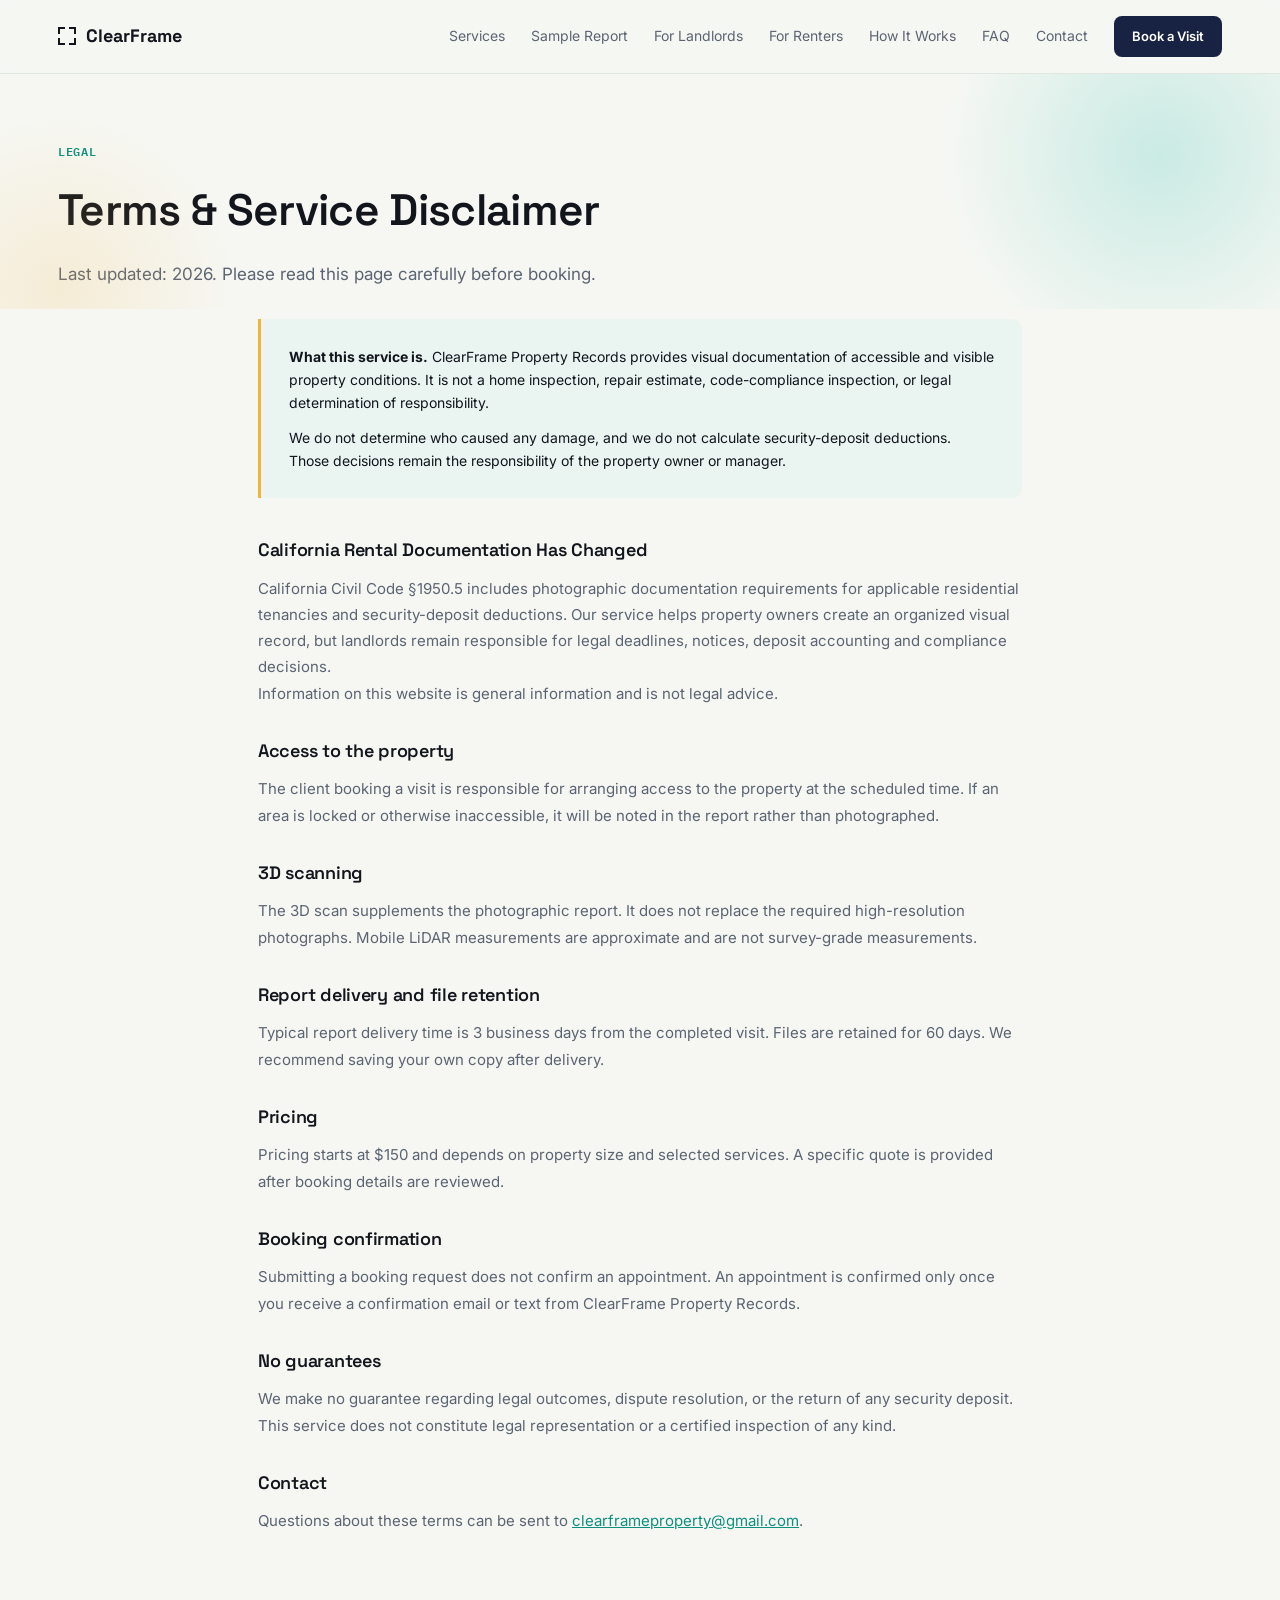
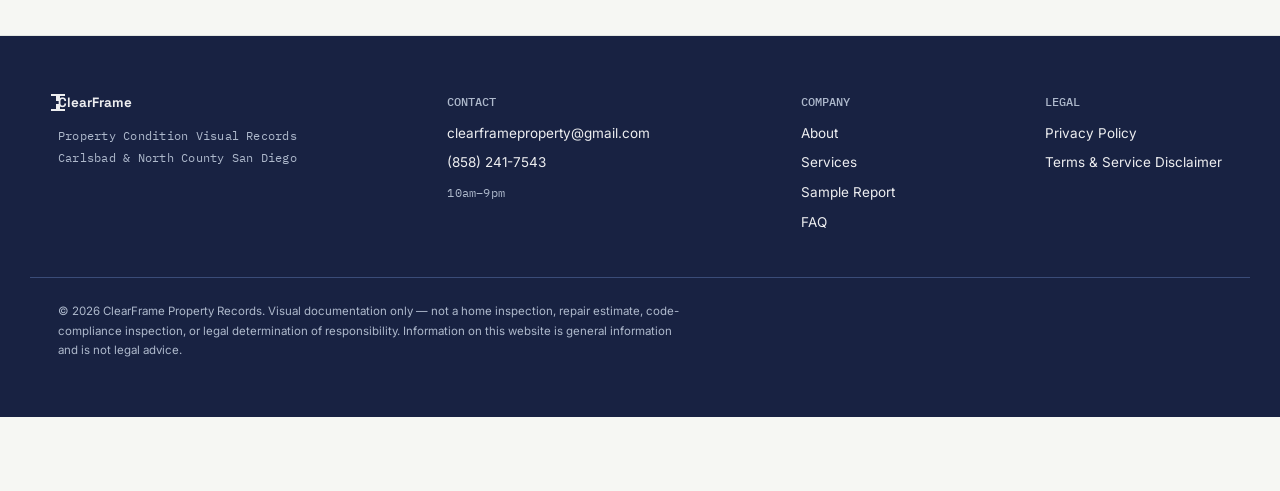
<file: terms.html>
<!DOCTYPE html>
<html lang="en">
<head>
<meta charset="UTF-8">
<meta name="viewport" content="width=device-width, initial-scale=1.0">
<title>Terms &amp; Service Disclaimer — ClearFrame Property Records</title>
<meta name="description" content="Terms of service and disclaimers for ClearFrame Property Records — what the service does and does not cover, and how pricing and delivery work.">
<link rel="canonical" href="https://clearframeproperty.com/terms.html">
<meta property="og:type" content="website">
<meta property="og:site_name" content="ClearFrame Property Records">
<meta property="og:url" content="https://clearframeproperty.com/terms.html">
<meta property="og:title" content="Terms &amp; Service Disclaimer — ClearFrame Property Records">
<meta property="og:description" content="Terms of service and disclaimers for ClearFrame Property Records — what the service does and does not cover, and how pricing and delivery work.">
<meta property="og:image" content="https://clearframeproperty.com/og-image.jpg">
<meta name="twitter:card" content="summary_large_image">
<meta name="twitter:title" content="Terms &amp; Service Disclaimer — ClearFrame Property Records">
<meta name="twitter:description" content="Terms of service and disclaimers for ClearFrame Property Records — what the service does and does not cover, and how pricing and delivery work.">
<meta name="twitter:image" content="https://clearframeproperty.com/og-image.jpg">
<meta name="robots" content="noindex">
<link rel="icon" href="favicon.svg" type="image/svg+xml">
<link rel="preconnect" href="https://fonts.googleapis.com">
<link rel="preconnect" href="https://fonts.gstatic.com" crossorigin>
<link href="https://fonts.googleapis.com/css2?family=Space+Grotesk:wght@500;600;700&family=Inter:wght@400;500;600&family=IBM+Plex+Mono:wght@400;500&display=swap" rel="stylesheet">
<link rel="stylesheet" href="styles.css">
</head>
<body class="has-mobile-cta">

<header>
  <nav>
    <a href="index.html" class="logo"><span class="logo-mark"><span class="l1"></span><span class="l2"></span><span class="l3"></span><span class="l4"></span></span>ClearFrame</a>
    <button class="menu-toggle" id="menuToggle" aria-label="Toggle menu" aria-expanded="false"><span></span><span></span><span></span></button>
    <div class="navlinks" id="navLinks">
      <a href="services.html" class="navlink">Services</a>
      <a href="sample-report.html" class="navlink">Sample Report</a>
      <a href="for-landlords.html" class="navlink">For Landlords</a>
      <a href="for-renters.html" class="navlink">For Renters</a>
      <a href="how-it-works.html" class="navlink">How It Works</a>
      <a href="faq.html" class="navlink">FAQ</a>
      <a href="contact.html" class="navlink">Contact</a>
      <a href="book.html" class="cta-nav">Book a Visit</a>
    </div>
  </nav>
</header>

<main>
  <section class="page-header">
    <div class="wrap">
      <span class="eyebrow">Legal</span>
      <h1>Terms &amp; Service Disclaimer</h1>
      <p class="lede">Last updated: <span class="js-year"></span>. Please read this page carefully before booking.</p>
    </div>
  </section>

  <section style="padding-top:10px;">
    <div class="wrap" style="max-width:820px;">

      <div class="legal-box reveal" style="margin-bottom:36px;">
        <p><strong>What this service is.</strong> ClearFrame Property Records provides visual documentation of accessible and visible property conditions. It is not a home inspection, repair estimate, code-compliance inspection, or legal determination of responsibility.</p>
        <p>We do not determine who caused any damage, and we do not calculate security-deposit deductions. Those decisions remain the responsibility of the property owner or manager.</p>
      </div>

      <div class="reveal" style="display:flex; flex-direction:column; gap:28px; color:var(--muted); font-size:15px; line-height:1.75;">

        <div>
          <h3 style="font-size:18px; color:var(--navy-ink); margin-bottom:10px;">California Rental Documentation Has Changed</h3>
          <p>California Civil Code §1950.5 includes photographic documentation requirements for applicable residential tenancies and security-deposit deductions. Our service helps property owners create an organized visual record, but landlords remain responsible for legal deadlines, notices, deposit accounting and compliance decisions.</p>
          <p>Information on this website is general information and is not legal advice.</p>
        </div>

        <div>
          <h3 style="font-size:18px; color:var(--navy-ink); margin-bottom:10px;">Access to the property</h3>
          <p>The client booking a visit is responsible for arranging access to the property at the scheduled time. If an area is locked or otherwise inaccessible, it will be noted in the report rather than photographed.</p>
        </div>

        <div>
          <h3 style="font-size:18px; color:var(--navy-ink); margin-bottom:10px;">3D scanning</h3>
          <p>The 3D scan supplements the photographic report. It does not replace the required high-resolution photographs. Mobile LiDAR measurements are approximate and are not survey-grade measurements.</p>
        </div>

        <div>
          <h3 style="font-size:18px; color:var(--navy-ink); margin-bottom:10px;">Report delivery and file retention</h3>
          <p>Typical report delivery time is <span data-cfg="REPORT_DELIVERY_TIME"></span> from the completed visit. Files are retained for <span data-cfg="FILE_RETENTION_PERIOD"></span>. We recommend saving your own copy after delivery.</p>
        </div>

        <div>
          <h3 style="font-size:18px; color:var(--navy-ink); margin-bottom:10px;">Pricing</h3>
          <p>Pricing starts at <span data-cfg="PRICE_STARTING"></span> and depends on property size and selected services. A specific quote is provided after booking details are reviewed.</p>
        </div>

        <div>
          <h3 style="font-size:18px; color:var(--navy-ink); margin-bottom:10px;">Booking confirmation</h3>
          <p>Submitting a booking request does not confirm an appointment. An appointment is confirmed only once you receive a confirmation email or text from ClearFrame Property Records.</p>
        </div>

        <div>
          <h3 style="font-size:18px; color:var(--navy-ink); margin-bottom:10px;">No guarantees</h3>
          <p>We make no guarantee regarding legal outcomes, dispute resolution, or the return of any security deposit. This service does not constitute legal representation or a certified inspection of any kind.</p>
        </div>

        <div>
          <h3 style="font-size:18px; color:var(--navy-ink); margin-bottom:10px;">Contact</h3>
          <p>Questions about these terms can be sent to <a href="mailto:" data-cfg-mail style="color:var(--teal-deep);"><span data-cfg="EMAIL"></span></a>.</p>
        </div>

      </div>
    </div>
  </section>
</main>

<footer>
  <div class="wrap footer-inner">
    <div class="fcol">
      <a href="index.html" class="logo" style="margin-bottom:12px;"><span class="logo-mark"><span class="l1"></span><span class="l2"></span><span class="l3"></span><span class="l4"></span></span>ClearFrame</a>
      <p class="mono">Property Condition Visual Records<br>Carlsbad &amp; North County San Diego</p>
    </div>
    <div class="fcol">
      <h5>Contact</h5>
      <a href="mailto:" data-cfg-mail><span data-cfg="EMAIL"></span></a>
      <a href="tel:" data-cfg-tel><span data-cfg="PHONE_DISPLAY"></span></a>
      <p class="mono" data-cfg="BUSINESS_HOURS"></p>
    </div>
    <div class="fcol">
      <h5>Company</h5>
      <a href="about.html">About</a>
      <a href="services.html">Services</a>
      <a href="sample-report.html">Sample Report</a>
      <a href="faq.html">FAQ</a>
    </div>
    <div class="fcol">
      <h5>Legal</h5>
      <a href="privacy.html">Privacy Policy</a>
      <a href="terms.html">Terms &amp; Service Disclaimer</a>
    </div>
  </div>
  <div class="wrap footer-bottom">
    <p>© <span class="js-year"></span> <span data-cfg="BRAND_NAME"></span>. Visual documentation only — not a home inspection, repair estimate, code-compliance inspection, or legal determination of responsibility. Information on this website is general information and is not legal advice.</p>
  </div>
</footer>

<div class="mobile-cta"><a href="book.html">Book a Visit</a></div>

<script src="config.js"></script>
<script src="common.js" defer></script>
</body>
</html>
</file>
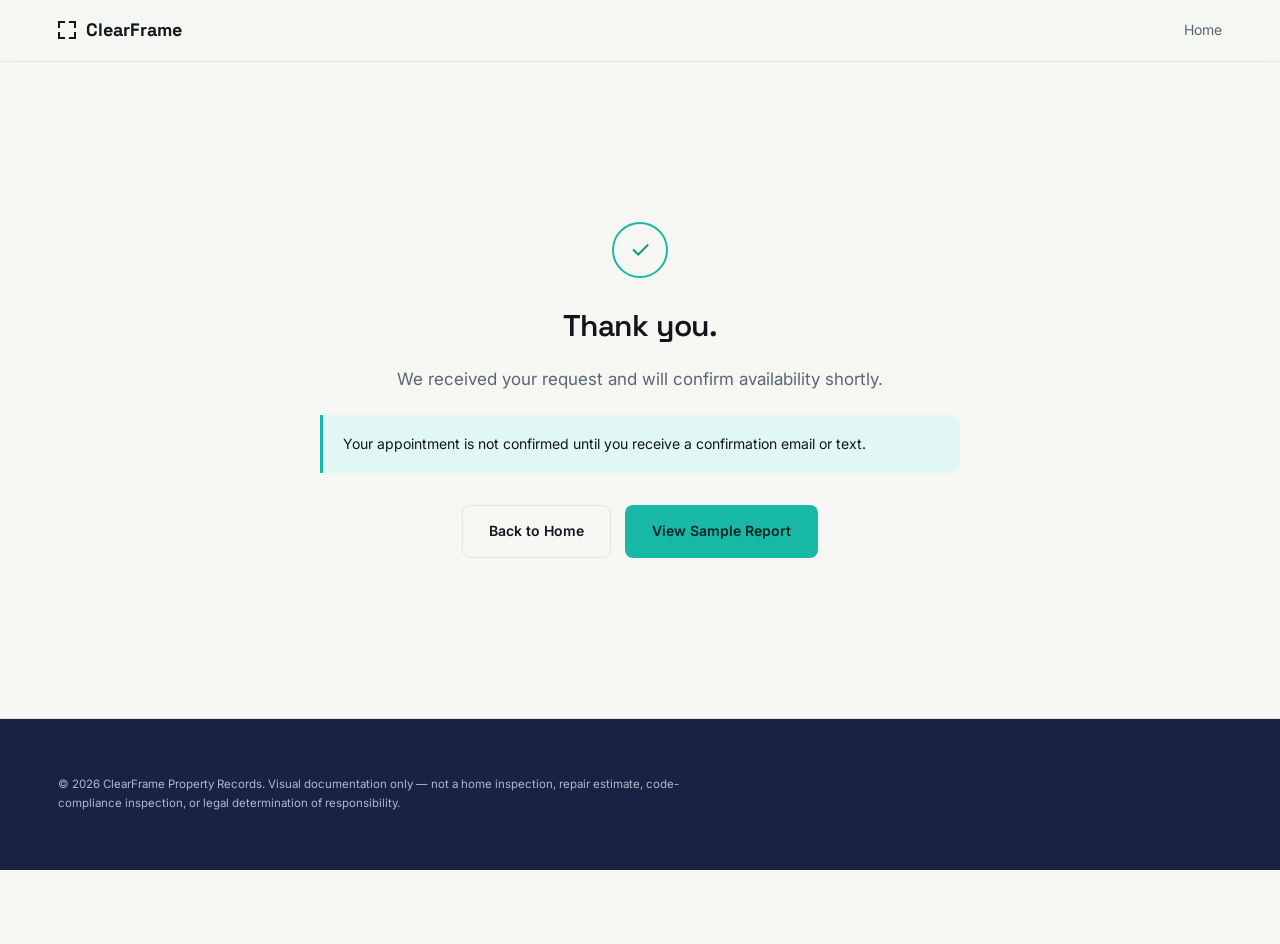
<file: thank-you.html>
<!DOCTYPE html>
<html lang="en">
<head>
<meta charset="UTF-8">
<meta name="viewport" content="width=device-width, initial-scale=1.0">
<title>Request Received — ClearFrame Property Records</title>
<meta name="description" content="Your rental condition documentation request has been received. We'll confirm availability shortly.">
<link rel="canonical" href="https://clearframeproperty.com/thank-you.html">
<meta property="og:type" content="website">
<meta property="og:site_name" content="ClearFrame Property Records">
<meta property="og:url" content="https://clearframeproperty.com/thank-you.html">
<meta property="og:title" content="Request Received — ClearFrame Property Records">
<meta property="og:description" content="Your rental condition documentation request has been received. We'll confirm availability shortly.">
<meta property="og:image" content="https://clearframeproperty.com/og-image.jpg">
<meta name="twitter:card" content="summary_large_image">
<meta name="twitter:title" content="Request Received — ClearFrame Property Records">
<meta name="twitter:description" content="Your rental condition documentation request has been received. We'll confirm availability shortly.">
<meta name="twitter:image" content="https://clearframeproperty.com/og-image.jpg">
<meta name="robots" content="noindex">
<link rel="icon" href="favicon.svg" type="image/svg+xml">
<link rel="preconnect" href="https://fonts.googleapis.com">
<link rel="preconnect" href="https://fonts.gstatic.com" crossorigin>
<link href="https://fonts.googleapis.com/css2?family=Space+Grotesk:wght@500;600;700&family=Inter:wght@400;500;600&family=IBM+Plex+Mono:wght@400;500&display=swap" rel="stylesheet">
<link rel="stylesheet" href="styles.css">
</head>
<body class="has-mobile-cta">

<header>
  <nav>
    <a href="index.html" class="logo"><span class="logo-mark"><span class="l1"></span><span class="l2"></span><span class="l3"></span><span class="l4"></span></span>ClearFrame</a>
    <div class="navlinks" id="navLinks">
      <a href="index.html" class="navlink">Home</a>
    </div>
  </nav>
</header>

<main>
  <section>
    <div class="wrap confirm-box reveal">
      <div class="mark">✓</div>
      <h1 style="font-size:30px; margin-bottom:16px;">Thank you.</h1>
      <p style="color:var(--muted); font-size:17px; margin-bottom:22px;">We received your request and will confirm availability shortly.</p>
      <div class="note-box">Your appointment is not confirmed until you receive a confirmation email or text.</div>
      <div class="btn-row" style="justify-content:center; margin-top:32px;">
        <a href="index.html" class="btn btn-outline">Back to Home</a>
        <a href="sample-report.html" class="btn btn-primary">View Sample Report</a>
      </div>
    </div>
  </section>
</main>

<footer>
  <div class="wrap footer-bottom" style="margin-top:0; padding-top:0; border-top:none;">
    <p>© <span class="js-year"></span> <span data-cfg="BRAND_NAME"></span>. Visual documentation only — not a home inspection, repair estimate, code-compliance inspection, or legal determination of responsibility.</p>
  </div>
</footer>

<script src="config.js"></script>
<script src="common.js" defer></script>
</body>
</html>
</file>
<file: styles.css>
/* ==========================================================================
   ClearFrame — shared design system
   Style: Modern Proptech — deep indigo hero, electric teal + amber accents
   Type: Space Grotesk (display) · Inter (body) · IBM Plex Mono (data)
   ========================================================================== */

:root{
  --navy:#182242;
  --navy-2:#293B63;
  --navy-ink:#12151C;
  --white:#F6F7F3;
  --sand:#EAF5F2;
  --sand-line:#D6E6E1;
  --teal:#17B8A6;
  --teal-deep:#0E8F80;
  --teal-soft:#E1F7F3;
  --amber:#F2B33D;
  --muted:#5B6472;
  --muted-on-navy:#AEB9CC;
  --line:#E2E6E1;
  --radius:8px;
  --maxw:1220px;
  --shadow-card:0 10px 28px rgba(11,14,26,.10), 0 2px 6px rgba(11,14,26,.05);
  --ease-pop:cubic-bezier(.2,.8,.3,1.25);
}
*{box-sizing:border-box;}
html{scroll-behavior:smooth;}
body{
  margin:0;
  background:var(--white);
  color:var(--navy-ink);
  font-family:'Inter',system-ui,sans-serif;
  font-size:16px;
  line-height:1.6;
  -webkit-font-smoothing:antialiased;
  padding-bottom:0;
}
body.has-mobile-cta{padding-bottom:74px;}
h1,h2,h3,h4{
  font-family:'Space Grotesk',sans-serif;
  margin:0;
  letter-spacing:-0.015em;
  font-weight:600;
  color:var(--navy-ink);
}
p{margin:0;}
.mono{font-family:'IBM Plex Mono',monospace; letter-spacing:0.02em;}
a{color:inherit;}
img{max-width:100%; display:block;}
.wrap{max-width:var(--maxw); margin:0 auto; padding:0 28px;}
section{padding:100px 0;}
@media (max-width:720px){ section{padding:64px 0;} }

.eyebrow{
  font-size:12px; color:var(--teal-deep); text-transform:uppercase;
  margin-bottom:16px; display:inline-block; font-weight:600; letter-spacing:0.06em;
  font-family:'IBM Plex Mono',monospace;
}
.on-navy .eyebrow{color:var(--teal);}
.section-head{max-width:680px; margin-bottom:52px;}
.section-head p{color:var(--muted); font-size:17px; margin-top:14px; max-width:58ch;}
.center{text-align:center; margin-left:auto; margin-right:auto;}

/* ---------- buttons ---------- */
.btn{
  display:inline-flex; align-items:center; gap:8px; padding:14px 26px;
  font-size:14px; font-weight:600; text-decoration:none; border-radius:var(--radius);
  transition:transform .25s var(--ease-pop), box-shadow .25s ease, background .2s ease, color .2s ease, border-color .2s ease;
  font-family:'Inter',sans-serif; cursor:pointer; border:1px solid transparent;
  white-space:nowrap;
}
.btn-primary{background:var(--teal); color:#06231F;}
.btn-primary:hover{background:var(--teal-deep); color:#fff; transform:translateY(-3px); box-shadow:0 14px 30px rgba(23,184,166,.28);}
.btn-dark{background:var(--navy); color:#fff;}
.btn-dark:hover{background:var(--teal-deep); transform:translateY(-3px); box-shadow:var(--shadow-card);}
.btn-outline{background:transparent; color:var(--navy-ink); border-color:var(--line);}
.btn-outline:hover{border-color:var(--navy-ink); background:var(--navy-ink); color:#fff; transform:translateY(-3px);}
.btn-outline.on-navy{color:#fff; border-color:#40527F;}
.btn-outline.on-navy:hover{border-color:#fff; background:rgba(255,255,255,.08);}
.btn-sm{padding:10px 18px; font-size:13px;}
.btn-row{display:flex; gap:14px; flex-wrap:wrap; align-items:center;}

.trust-line{
  display:flex; gap:10px 22px; flex-wrap:wrap; align-items:center;
  font-size:13px; color:var(--muted); margin-top:26px; font-family:'IBM Plex Mono',monospace;
}
.trust-line span{display:inline-flex; align-items:center; gap:8px;}
.trust-line span::before{content:""; width:6px; height:6px; background:var(--teal); border-radius:50%; display:inline-block;}

/* ---------- bracket / viewfinder signature ---------- */
.bracket-frame{position:relative; padding:20px;}
.bracket-frame::before,.bracket-frame::after,.bracket-frame .bk-tr,.bracket-frame .bk-br{
  content:""; position:absolute; width:18px; height:18px; border-color:var(--sand-line);
  transition:border-color .5s ease, width .5s ease, height .5s ease;
}
.bracket-frame::before{top:0;left:0;border-top:2px solid;border-left:2px solid;}
.bracket-frame::after{bottom:0;left:0;border-bottom:2px solid;border-left:2px solid;}
.bracket-frame .bk-tr{top:0;right:0;border-top:2px solid;border-right:2px solid;}
.bracket-frame .bk-br{bottom:0;right:0;border-bottom:2px solid;border-right:2px solid;}
.bracket-frame.in-focus::before,.bracket-frame.in-focus::after,
.bracket-frame.in-focus .bk-tr,.bracket-frame.in-focus .bk-br{border-color:var(--teal); width:26px; height:26px;}

/* ---------- header / nav ---------- */
header{position:sticky; top:0; z-index:60; background:rgba(246,247,243,0.9); backdrop-filter:blur(8px); border-bottom:1px solid var(--line);}
nav{display:flex; align-items:center; justify-content:space-between; padding:16px 28px; max-width:var(--maxw); margin:0 auto;}
.logo{display:flex; align-items:center; gap:10px; font-family:'Space Grotesk',sans-serif; font-weight:700; font-size:18px; text-decoration:none;}
.logo-mark{width:18px; height:18px; position:relative; flex-shrink:0;}
.logo-mark span{position:absolute; width:7px; height:7px; border-color:var(--teal);}
.logo-mark .l1{top:0;left:0;border-top:2px solid;border-left:2px solid;}
.logo-mark .l2{top:0;right:0;border-top:2px solid;border-right:2px solid;}
.logo-mark .l3{bottom:0;left:0;border-bottom:2px solid;border-left:2px solid;}
.logo-mark .l4{bottom:0;right:0;border-bottom:2px solid;border-right:2px solid;}
.navlinks{display:flex; gap:26px; align-items:center;}
.navlinks a.navlink{font-size:14px; text-decoration:none; color:var(--muted); transition:color .2s ease;}
.navlinks a.navlink:hover, .navlinks a.navlink[aria-current="page"]{color:var(--navy-ink);}
.navlinks a.cta-nav{color:#fff; background:var(--navy); padding:10px 18px; border-radius:var(--radius); font-weight:600; font-size:13px; text-decoration:none; transition:transform .25s var(--ease-pop), background .2s ease, box-shadow .25s ease;}
.navlinks a.cta-nav:hover{background:var(--teal-deep); transform:translateY(-2px); box-shadow:0 10px 22px rgba(23,184,166,.25);}
.menu-toggle{display:none;}
@media (max-width:980px){
  .navlinks{position:fixed; top:63px; left:0; right:0; bottom:0; background:var(--white);
    flex-direction:column; align-items:flex-start; padding:30px 28px; gap:20px;
    transform:translateX(100%); transition:transform .3s ease; overflow-y:auto;}
  .navlinks.open{transform:translateX(0);}
  .navlinks a.navlink{font-size:17px;}
  .menu-toggle{display:block; background:none; border:none; cursor:pointer; width:24px; height:18px; position:relative;}
  .menu-toggle span{display:block; height:2px; background:var(--navy-ink); margin:5px 0;}
}

/* ---------- mobile sticky CTA ---------- */
.mobile-cta{
  display:none; position:fixed; bottom:0; left:0; right:0; z-index:70;
  background:var(--navy); padding:12px 20px; border-top:1px solid #3A4C78;
}
.mobile-cta a{display:block; text-align:center; background:var(--teal); color:#06231F; padding:13px; border-radius:var(--radius); font-weight:600; font-size:14px; text-decoration:none;}
@media (max-width:720px){ .mobile-cta{display:block;} }

/* ---------- hero (homepage) — dark indigo, gradient mesh ---------- */
.hero{
  padding:64px 0 76px;
  background:
    radial-gradient(760px 440px at 10% -10%, rgba(23,184,166,.32), transparent 62%),
    radial-gradient(620px 520px at 100% 6%, rgba(242,179,61,.22), transparent 58%),
    radial-gradient(900px 700px at 50% 120%, rgba(23,184,166,.12), transparent 60%),
    var(--navy);
  color:#fff; position:relative; overflow:hidden;
}
.hero::before{
  content:""; position:absolute; inset:0; opacity:.5; pointer-events:none;
  background-image:
    radial-gradient(1px 1px at 18% 28%, rgba(255,255,255,.16) 1px, transparent 0),
    radial-gradient(1px 1px at 68% 62%, rgba(255,255,255,.13) 1px, transparent 0),
    radial-gradient(1px 1px at 42% 82%, rgba(255,255,255,.11) 1px, transparent 0);
  background-size:220px 220px;
  animation:drift 34s linear infinite;
}
@keyframes drift{ from{background-position:0 0,0 0,0 0;} to{background-position:220px 140px,-160px 220px,140px -180px;} }
.hero-inner{display:grid; grid-template-columns:1.05fr 1fr; gap:56px; align-items:center; position:relative; z-index:1;}
@media (max-width:960px){ .hero-inner{grid-template-columns:1fr;} }
.hero h1{font-size:clamp(32px,4.6vw,54px); line-height:1.06; margin-bottom:20px; color:#fff;}
.hero h1 .hl{color:var(--teal);}
.hero p.lede{font-size:18px; color:var(--muted-on-navy); max-width:50ch; margin-bottom:8px;}
.hero .service-line{font-size:14px; color:var(--teal); font-weight:600; margin:16px 0 26px; font-family:'IBM Plex Mono',monospace;}
.hero .trust-line{color:var(--muted-on-navy);}
.hero .trust-line span::before{background:var(--teal);}

.hero-visual{position:relative;}
.hero-photo{position:relative; aspect-ratio:4/5; overflow:hidden; background:var(--sand); border-radius:var(--radius);}
.hero-photo img{width:100%; height:100%; object-fit:cover;}

/* photo deck — cycling stack of property shots */
.deck{position:relative; aspect-ratio:4/5;}
.deck img{
  position:absolute; inset:0; width:100%; height:100%; object-fit:cover; border-radius:14px;
  box-shadow:0 20px 50px rgba(0,0,0,.4); opacity:0;
  animation:deckcycle 13s infinite;
}
.deck img:nth-child(1){animation-delay:0s;}
.deck img:nth-child(2){animation-delay:3.25s;}
.deck img:nth-child(3){animation-delay:6.5s;}
.deck img:nth-child(4){animation-delay:9.75s;}
@keyframes deckcycle{
  0%{opacity:0; transform:scale(.96) rotate(-1.4deg);}
  4%{opacity:1; transform:scale(1) rotate(0deg);}
  22%{opacity:1; transform:scale(1) rotate(0deg);}
  27%{opacity:0; transform:scale(1.04) rotate(1.4deg);}
  100%{opacity:0;}
}
.deck-tag{position:absolute; bottom:16px; left:16px; z-index:2; background:rgba(11,14,26,.72); color:#fff; font-family:'IBM Plex Mono',monospace; font-size:10.5px; padding:6px 10px; border-radius:6px; backdrop-filter:blur(4px);}
@media (prefers-reduced-motion:reduce){ .deck img{animation:none; opacity:1; position:static;} .deck{display:flex; flex-direction:column; gap:10px;} .hero::before{animation:none;} }

/* stat counters */
.stats{display:flex; gap:34px; margin-top:8px; flex-wrap:wrap;}
.stat b{font-family:'Space Grotesk',sans-serif; font-size:29px; color:#fff; display:block; font-weight:700;}
.stat span{font-family:'IBM Plex Mono',monospace; font-size:11px; color:var(--muted-on-navy); text-transform:uppercase; letter-spacing:.04em;}
.on-navy .stat span, .hero .stat span{color:var(--muted-on-navy);}

/* before/after compare slider */
.compare{position:relative; aspect-ratio:4/5; overflow:hidden; border-radius:14px; box-shadow:0 20px 50px rgba(0,0,0,.4); background:var(--sand);}
.compare img{position:absolute; inset:0; width:100%; height:100%; object-fit:cover; user-select:none; -webkit-user-drag:none;}
.compare .after-layer{clip-path:inset(0 0 0 54%);}
.compare .handle{position:absolute; top:0; bottom:0; left:54%; width:0; z-index:3; pointer-events:none;}
.compare .handle .bar{position:absolute; top:0; bottom:0; left:-1px; width:2px; background:#fff;}
.compare .handle .knob{position:absolute; top:50%; left:50%; transform:translate(-50%,-50%); width:40px; height:40px; background:#fff; border-radius:50%; display:flex; align-items:center; justify-content:center; box-shadow:0 4px 14px rgba(0,0,0,.3);}
.compare .knob svg{width:15px; height:15px;}
.compare-range{position:absolute; inset:0; width:100%; height:100%; margin:0; opacity:0; cursor:ew-resize; z-index:4;}
.compare-tag{position:absolute; top:14px; font-family:'IBM Plex Mono',monospace; font-size:10.5px; background:rgba(11,14,26,.72); color:#fff; padding:6px 10px; border-radius:6px; z-index:2; backdrop-filter:blur(4px);}
.compare-tag.left{left:14px;} .compare-tag.right{right:14px;}

/* ---------- marquee ticker ---------- */
.marquee-wrap{overflow:hidden; border-top:1px solid var(--line); border-bottom:1px solid var(--line); padding:20px 0;}
.on-navy .marquee-wrap{border-color:#3A4C78;}
.marquee{display:flex; gap:48px; width:max-content; animation:scrollx 24s linear infinite; font-family:'IBM Plex Mono',monospace; font-size:13.5px; color:var(--muted); white-space:nowrap;}
.on-navy .marquee{color:var(--muted-on-navy);}
.marquee span{display:flex; align-items:center; gap:10px;}
.marquee span::before{content:"◆"; color:var(--teal); font-size:9px;}
@keyframes scrollx{ from{transform:translateX(0);} to{transform:translateX(-50%);} }
@media (prefers-reduced-motion:reduce){ .marquee{animation:none;} }

/* ---------- problem / compare ---------- */
.problem-grid{display:grid; grid-template-columns:1fr 1fr; gap:56px; align-items:start;}
@media (max-width:860px){ .problem-grid{grid-template-columns:1fr;} }
.problem-list{list-style:none; margin:0; padding:0;}
.problem-list li{padding:13px 0; border-top:1px solid var(--line); font-size:15px; display:flex; gap:12px; color:var(--muted);}
.problem-list li:first-child{border-top:none;}
.problem-list li::before{content:"—"; color:var(--amber); flex-shrink:0;}
.problem-close{margin-top:28px; font-size:20px; font-family:'Space Grotesk'; font-weight:600; color:var(--navy-ink);}

/* ---------- "we do it all" process visual ---------- */
.doitall-grid{display:grid; grid-template-columns:1fr 1fr; gap:60px; align-items:center;}
@media (max-width:900px){ .doitall-grid{grid-template-columns:1fr;} }
.step-flow{list-style:none; margin:0; padding:0; counter-reset:step;}
.step-flow li{counter-increment:step; padding:18px 0 18px 46px; position:relative; border-top:1px solid var(--line); font-size:15px;}
.step-flow li:first-child{border-top:none;}
.step-flow li::before{
  content:counter(step); position:absolute; left:0; top:16px; width:28px; height:28px;
  border:1px solid var(--teal); color:var(--teal-deep); border-radius:50%; display:flex; align-items:center; justify-content:center;
  font-family:'IBM Plex Mono'; font-size:12px; transition:background .25s ease, color .25s ease;
}
.step-flow li:hover::before{background:var(--teal); color:#06231F;}
.folder-mock{background:var(--navy); padding:30px; border-radius:14px;}
.folder-mock .cap{color:var(--muted-on-navy); font-size:12px; margin-bottom:16px; text-transform:uppercase;}
.file-row{display:flex; align-items:center; gap:12px; padding:12px 14px; background:var(--navy-2); border-radius:8px; margin-bottom:8px; transition:transform .2s ease;}
.file-row:hover{transform:translateX(4px);}
.file-row:last-child{margin-bottom:0;}
.file-row .ext{font-family:'IBM Plex Mono'; font-size:10px; color:var(--navy); background:var(--teal); padding:3px 6px; border-radius:4px; font-weight:700;}
.file-row .name{color:#fff; font-size:13px; font-family:'IBM Plex Mono';}
.no-hassle{margin-top:22px; font-size:14px; color:var(--muted); font-style:normal;}

/* ---------- card grids (services, deliverables, faq entries) ---------- */
.card-grid{display:grid; grid-template-columns:repeat(3,1fr); gap:1px; background:var(--line); border:1px solid var(--line); border-radius:var(--radius); overflow:hidden;}
@media (max-width:900px){ .card-grid{grid-template-columns:repeat(2,1fr);} }
@media (max-width:600px){ .card-grid{grid-template-columns:1fr;} }
.card-grid.cols-2{grid-template-columns:repeat(2,1fr);}
@media (max-width:700px){ .card-grid.cols-2{grid-template-columns:1fr;} }
.card-grid.cols-4{grid-template-columns:repeat(4,1fr);}
@media (max-width:900px){ .card-grid.cols-4{grid-template-columns:repeat(2,1fr);} }
@media (max-width:560px){ .card-grid.cols-4{grid-template-columns:1fr;} }
.grid-card{background:var(--white); padding:32px 28px; position:relative; transition:transform .3s var(--ease-pop), box-shadow .3s ease, z-index 0s;}
.grid-card:hover{transform:translateY(-6px); box-shadow:var(--shadow-card); z-index:2;}
.grid-card .tag{font-size:11px; color:var(--amber); font-family:'IBM Plex Mono';}
.grid-card h4{font-size:18px; margin:10px 0 8px;}
.grid-card p{font-size:14px; color:var(--muted);}
.grid-card ul{margin:14px 0 0; padding-left:18px; font-size:13.5px; color:var(--muted);}
.grid-card ul li{margin-bottom:6px;}

/* service package card */
.service-card{background:#fff; border:1px solid var(--line); border-radius:var(--radius); padding:34px; display:flex; flex-direction:column; height:100%; transition:transform .3s var(--ease-pop), box-shadow .3s ease;}
.service-card:hover{transform:translateY(-6px); box-shadow:var(--shadow-card); border-color:transparent;}
.service-card h3{font-size:21px; margin-bottom:10px;}
.service-card .desc{color:var(--muted); font-size:14.5px; margin-bottom:18px;}
.service-card ul{list-style:none; margin:0 0 24px; padding:0; flex-grow:1;}
.service-card ul li{font-size:14px; padding:8px 0; border-top:1px solid var(--line); display:flex; gap:10px;}
.service-card ul li:first-child{border-top:none;}
.service-card ul li::before{content:"✓"; color:var(--teal-deep); font-weight:700; flex-shrink:0;}
.service-price{font-family:'IBM Plex Mono'; font-size:13px; color:var(--muted); margin-bottom:16px;}

/* ---------- dark / navy sections ---------- */
.on-navy{background:var(--navy); color:#fff;}
.on-navy h2, .on-navy h3, .on-navy h4{color:#fff;}
.on-navy p{color:var(--muted-on-navy);}
.on-navy .section-head p{color:var(--muted-on-navy);}
.on-navy .grid-card{background:var(--navy);}
.on-navy .grid-card:hover{background:var(--navy-2);}
.on-navy .card-grid{background:#293B63; border-color:#293B63;}

.on-sand{background:var(--sand);}

/* bento gallery grid */
.bento{display:grid; grid-template-columns:repeat(4,1fr); grid-auto-rows:170px; gap:16px;}
@media (max-width:900px){ .bento{grid-template-columns:repeat(2,1fr);} }
.bento .card{position:relative; overflow:hidden; border-radius:12px; background:#fff; border:1px solid var(--line); transition:transform .3s var(--ease-pop), box-shadow .3s ease;}
.bento .card:hover{transform:translateY(-5px); box-shadow:var(--shadow-card);}
.bento .card.wide{grid-column:span 2;}
.bento .card.tall{grid-row:span 2;}
.bento .card img{width:100%; height:100%; object-fit:cover; transition:transform .5s ease;}
.bento .card:hover img{transform:scale(1.06);}
.bento .card .lbl{position:absolute; bottom:0; left:0; right:0; padding:11px 13px; background:linear-gradient(0deg, rgba(11,14,26,.75), transparent); color:#fff; font-family:'IBM Plex Mono',monospace; font-size:10.5px;}
.bento .card.text{display:flex; flex-direction:column; justify-content:center; padding:22px; background:var(--sand);}
.bento .card.text h4{font-family:'Space Grotesk',sans-serif; font-size:16.5px; margin-bottom:6px;}
.bento .card.text p{font-size:13.5px; color:var(--muted);}

/* ---------- timeline (how it works) ---------- */
.timeline{display:grid; grid-template-columns:repeat(5,1fr); gap:1px; background:var(--line); border:1px solid var(--line); border-radius:var(--radius); overflow:hidden;}
@media (max-width:980px){ .timeline{grid-template-columns:repeat(2,1fr);} }
@media (max-width:560px){ .timeline{grid-template-columns:1fr;} }
.timeline-step{background:#fff; padding:28px 24px; position:relative; overflow:hidden; transition:background .25s ease;}
.timeline-step::before{content:""; position:absolute; top:0; left:0; right:0; height:3px; background:var(--teal); transform:scaleX(0); transform-origin:left; transition:transform .35s ease;}
.timeline-step:hover::before{transform:scaleX(1);}
.timeline-step:hover{background:var(--sand);}
.timeline-step .num{font-family:'IBM Plex Mono'; color:var(--teal-deep); font-size:13px; display:block; margin-bottom:14px;}
.timeline-step h4{font-size:16.5px; margin-bottom:8px;}
.timeline-step p{font-size:13.5px; color:var(--muted);}

/* ---------- sample report slider ---------- */
.report-slider{position:relative; border:1px solid var(--line); border-radius:14px; background:#fff; overflow:hidden; box-shadow:var(--shadow-card);}
.report-track{display:flex; transition:transform .45s var(--ease-pop);}
.report-page{min-width:100%; padding:40px; min-height:420px;}
.report-page .rp-eyebrow{font-family:'IBM Plex Mono'; font-size:11px; color:var(--amber); text-transform:uppercase;}
.report-page h3{font-size:22px; margin:10px 0 16px;}
.report-photo-row{display:grid; grid-template-columns:1fr 1fr; gap:18px; margin-top:16px;}
@media (max-width:640px){ .report-photo-row{grid-template-columns:1fr;} }
.report-photo{background:var(--sand); aspect-ratio:4/3; position:relative; overflow:hidden; border-radius:10px;}
.report-photo img{width:100%; height:100%; object-fit:cover;}
.report-caption{
  position:absolute; left:0; right:0; bottom:0; background:rgba(11,14,26,0.85); color:#fff;
  font-family:'IBM Plex Mono'; font-size:10.5px; padding:8px 10px; line-height:1.5;
}
.report-nav{
  position:absolute; top:50%; transform:translateY(-50%); background:#fff; border:1px solid var(--line);
  width:38px; height:38px; border-radius:50%; cursor:pointer; font-size:16px; z-index:5; transition:transform .2s var(--ease-pop), background .2s ease, color .2s ease;
}
.report-nav:hover{background:var(--teal); color:#06231F; transform:translateY(-50%) scale(1.08);}
.report-nav.prev{left:14px;} .report-nav.next{right:14px;}
.report-dots{position:absolute; bottom:14px; left:0; right:0; display:flex; justify-content:center; gap:8px;}
.report-dots button{width:7px; height:7px; border-radius:50%; border:none; background:var(--line); padding:0; cursor:pointer; transition:background .2s ease, transform .2s ease;}
.report-dots button.active{background:var(--teal); transform:scale(1.3);}
.demo-badge{display:inline-block; background:var(--sand); color:var(--navy-ink); font-family:'IBM Plex Mono'; font-size:11px; padding:6px 12px; border-radius:20px; margin-bottom:18px;}

/* ---------- FAQ ---------- */
.faq-list{max-width:820px;}
.faq-item{border-top:1px solid var(--line);}
.faq-item:last-child{border-bottom:1px solid var(--line);}
.faq-q{
  width:100%; text-align:left; background:none; border:none; padding:20px 4px; cursor:pointer;
  display:flex; justify-content:space-between; align-items:center; gap:16px; font-size:16px; font-weight:600;
  font-family:'Space Grotesk'; color:var(--navy-ink); transition:color .2s ease;
}
.faq-q:hover{color:var(--teal-deep);}
.faq-q::after{content:"+"; font-size:20px; color:var(--teal); flex-shrink:0; transition:transform .25s var(--ease-pop);}
.faq-item.open .faq-q::after{transform:rotate(45deg);}
.faq-a{max-height:0; overflow:hidden; transition:max-height .3s ease;}
.faq-item.open .faq-a{max-height:400px;}
.faq-a p{padding:0 4px 22px; font-size:14.5px; color:var(--muted); max-width:70ch;}

/* ---------- legal notice block ---------- */
.legal-box{background:var(--sand); border-left:3px solid var(--amber); border-radius:0 10px 10px 0; padding:26px 28px;}
.legal-box p{font-size:14px; color:var(--navy-ink); line-height:1.65;}
.legal-box p + p{margin-top:12px;}

/* ---------- form ---------- */
form.styled{max-width:820px;}
.form-row{display:grid; grid-template-columns:1fr 1fr; gap:20px; margin-bottom:20px;}
@media (max-width:600px){ .form-row{grid-template-columns:1fr;} }
.field{display:flex; flex-direction:column; gap:8px;}
.field.full{grid-column:1/-1;}
.field label{font-size:12.5px; color:var(--muted); font-family:'IBM Plex Mono';}
input,select,textarea{
  background:#fff; border:1px solid var(--line); color:var(--navy-ink); padding:12px 14px;
  font-family:'Inter'; font-size:15px; border-radius:var(--radius); outline:none; transition:border-color .2s ease, box-shadow .2s ease;
}
.on-navy input, .on-navy select, .on-navy textarea{background:var(--navy-2); border-color:#3D5080; color:#fff;}
input:focus, select:focus, textarea:focus{border-color:var(--teal); box-shadow:0 0 0 3px rgba(23,184,166,.15);}
textarea{resize:vertical; min-height:96px;}
.honeypot{position:absolute; left:-9999px; opacity:0;}
.checkbox-row{display:flex; align-items:flex-start; gap:10px; font-size:13.5px; color:var(--muted);}
.checkbox-row input{width:auto; margin-top:3px;}
.submit-row{display:flex; align-items:center; gap:18px; margin-top:6px; flex-wrap:wrap;}
.form-status{font-size:13.5px;}
.form-status.ok{color:var(--teal-deep);}
.form-status.err{color:#B0522F;}
fieldset{border:1px solid var(--line); border-radius:var(--radius); padding:16px 18px; margin:0;}
.on-navy fieldset{border-color:#3D5080;}
legend{font-size:12.5px; color:var(--muted); font-family:'IBM Plex Mono'; padding:0 6px;}
.on-navy legend{color:var(--muted-on-navy);}
.radio-grid{display:grid; grid-template-columns:repeat(2,1fr); gap:8px 16px;}
.radio-opt{display:flex; align-items:center; gap:8px; font-size:14px;}
.radio-opt input{width:auto;}

/* ---------- contact strip ---------- */
.contact-strip{display:flex; flex-wrap:wrap; gap:28px; font-family:'IBM Plex Mono'; font-size:13.5px;}
.contact-strip a{text-decoration:none; border-bottom:1px solid transparent;}
.contact-strip a:hover{border-bottom-color:currentColor; color:var(--teal-deep);}

/* ---------- final CTA ---------- */
.final-cta{text-align:center; position:relative; overflow:hidden;}
.final-cta.on-navy::before{content:""; position:absolute; inset:0; background:radial-gradient(640px 320px at 50% 0%, rgba(23,184,166,.26), transparent 60%); pointer-events:none;}
.final-cta .wrap{position:relative;}
.final-cta h2{font-size:clamp(28px,3.6vw,42px); max-width:16ch; margin:0 auto 18px;}
.final-cta p.lede{max-width:52ch; margin:0 auto 34px; color:var(--muted-on-navy); font-size:17px;}
.final-cta .btn-row{justify-content:center;}
.final-cta .service-line{margin-top:24px; font-size:13px; color:var(--muted-on-navy); font-family:'IBM Plex Mono';}

/* ---------- footer ---------- */
footer{padding:56px 0 90px; border-top:1px solid var(--line); background:var(--navy);}
@media (min-width:721px){ footer{padding-bottom:56px; } }
footer, footer a{color:#fff;}
.footer-inner{display:flex; justify-content:space-between; gap:32px; flex-wrap:wrap; align-items:flex-start;}
.footer-inner .mono{font-size:12px; color:var(--muted-on-navy); line-height:1.8;}
.fcol h5{font-size:12px; text-transform:uppercase; color:var(--muted-on-navy); margin:0 0 12px; font-family:'IBM Plex Mono'; font-weight:500;}
.fcol p, .fcol a{font-size:13.5px; color:#EDEEF0; display:block; text-decoration:none; margin-bottom:8px; transition:color .2s ease;}
.fcol a:hover{color:var(--teal);}
.footer-bottom{margin-top:36px; padding-top:24px; border-top:1px solid #3A4C78;}
.footer-bottom p{font-size:11.5px; color:var(--muted-on-navy); line-height:1.7; max-width:90ch;}

/* ---------- generic page header (interior pages) ---------- */
.page-header{padding:64px 0 20px; position:relative; overflow:hidden;}
.page-header::before{
  content:""; position:absolute; top:-140px; right:-100px; width:440px; height:440px; pointer-events:none;
  background:radial-gradient(circle, rgba(23,184,166,.20), transparent 70%);
}
.page-header::after{
  content:""; position:absolute; bottom:-160px; left:-120px; width:360px; height:360px; pointer-events:none;
  background:radial-gradient(circle, rgba(242,179,61,.16), transparent 70%);
}
.page-header .wrap{position:relative;}
.page-header .eyebrow{margin-bottom:14px;}
.page-header h1{font-size:clamp(28px,4vw,44px);}
.page-header p.lede{color:var(--muted); font-size:17px; max-width:60ch; margin-top:16px;}

/* ---------- misc ---------- */
.divider{height:1px; background:var(--line); margin:0;}
.reveal{opacity:0; transform:translateY(20px); transition:opacity .7s ease, transform .7s ease;}
.reveal.in-view{opacity:1; transform:translateY(0);}
@media (prefers-reduced-motion: reduce){
  .reveal, .bracket-frame::before, .bracket-frame::after, .bracket-frame .bk-tr, .bracket-frame .bk-br{transition:none !important;}
  html{scroll-behavior:auto;}
}
:focus-visible{outline:2px solid var(--teal); outline-offset:2px;}

.confirm-box{max-width:640px; margin:0 auto; text-align:center; padding:60px 0;}
.confirm-box .mark{width:56px; height:56px; border:2px solid var(--teal); border-radius:50%; display:flex; align-items:center; justify-content:center; margin:0 auto 24px; color:var(--teal-deep); font-size:24px;}
.note-box{background:var(--teal-soft); border-left:3px solid var(--teal); border-radius:0 10px 10px 0; padding:18px 20px; font-size:14px; color:var(--navy-ink); margin-top:20px; text-align:left;}
</file>
